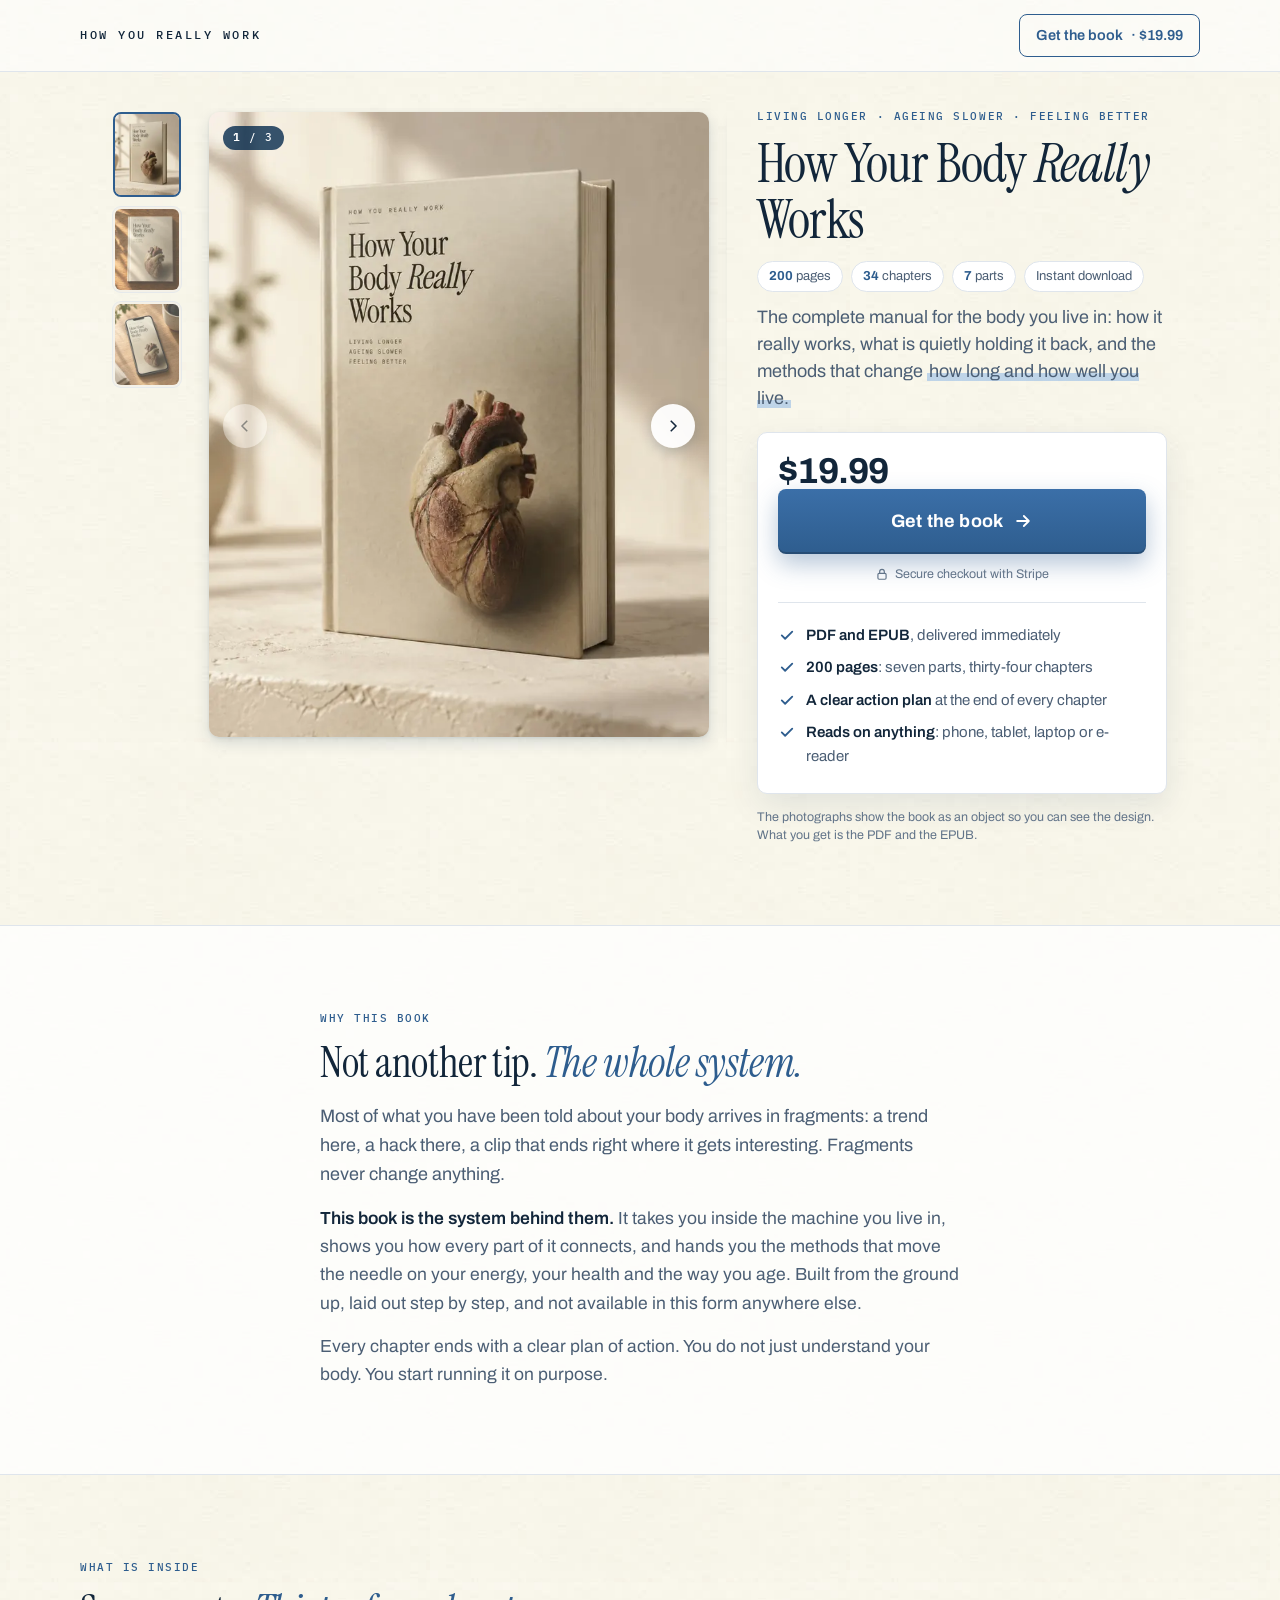
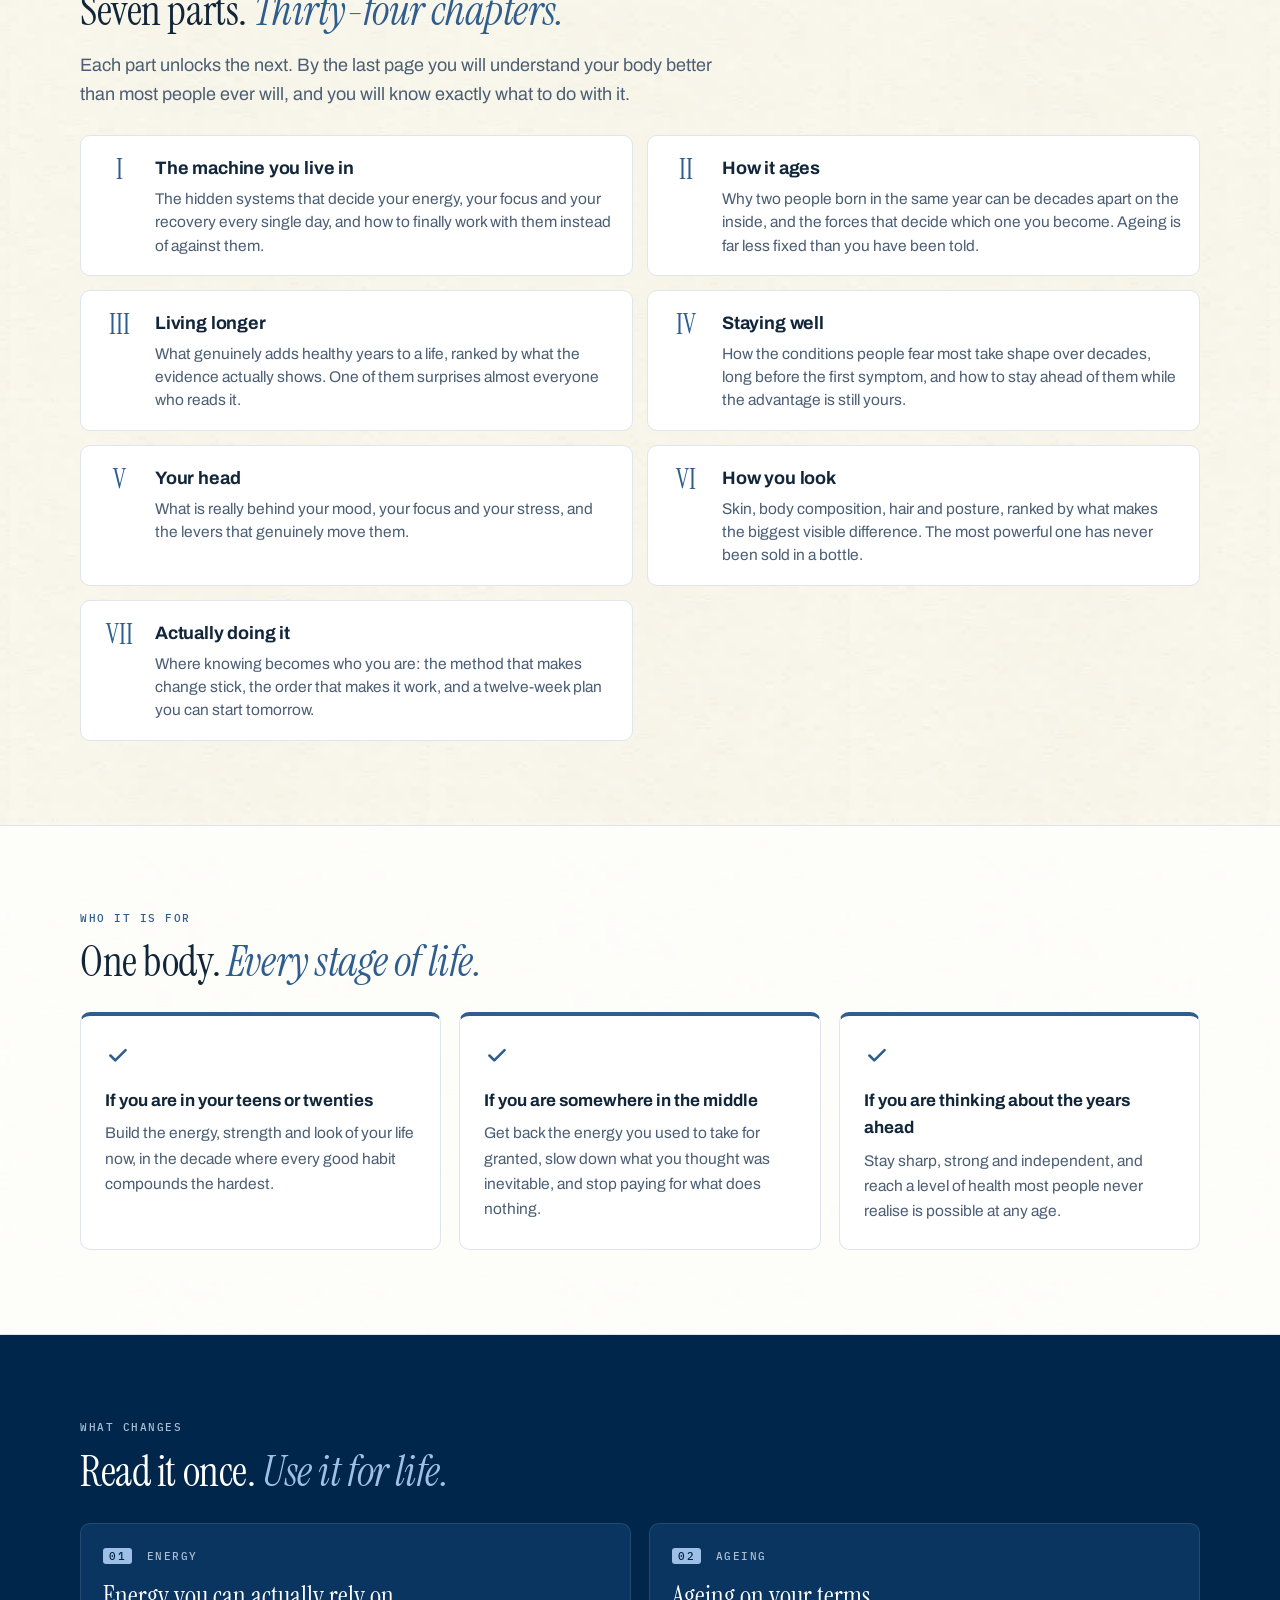
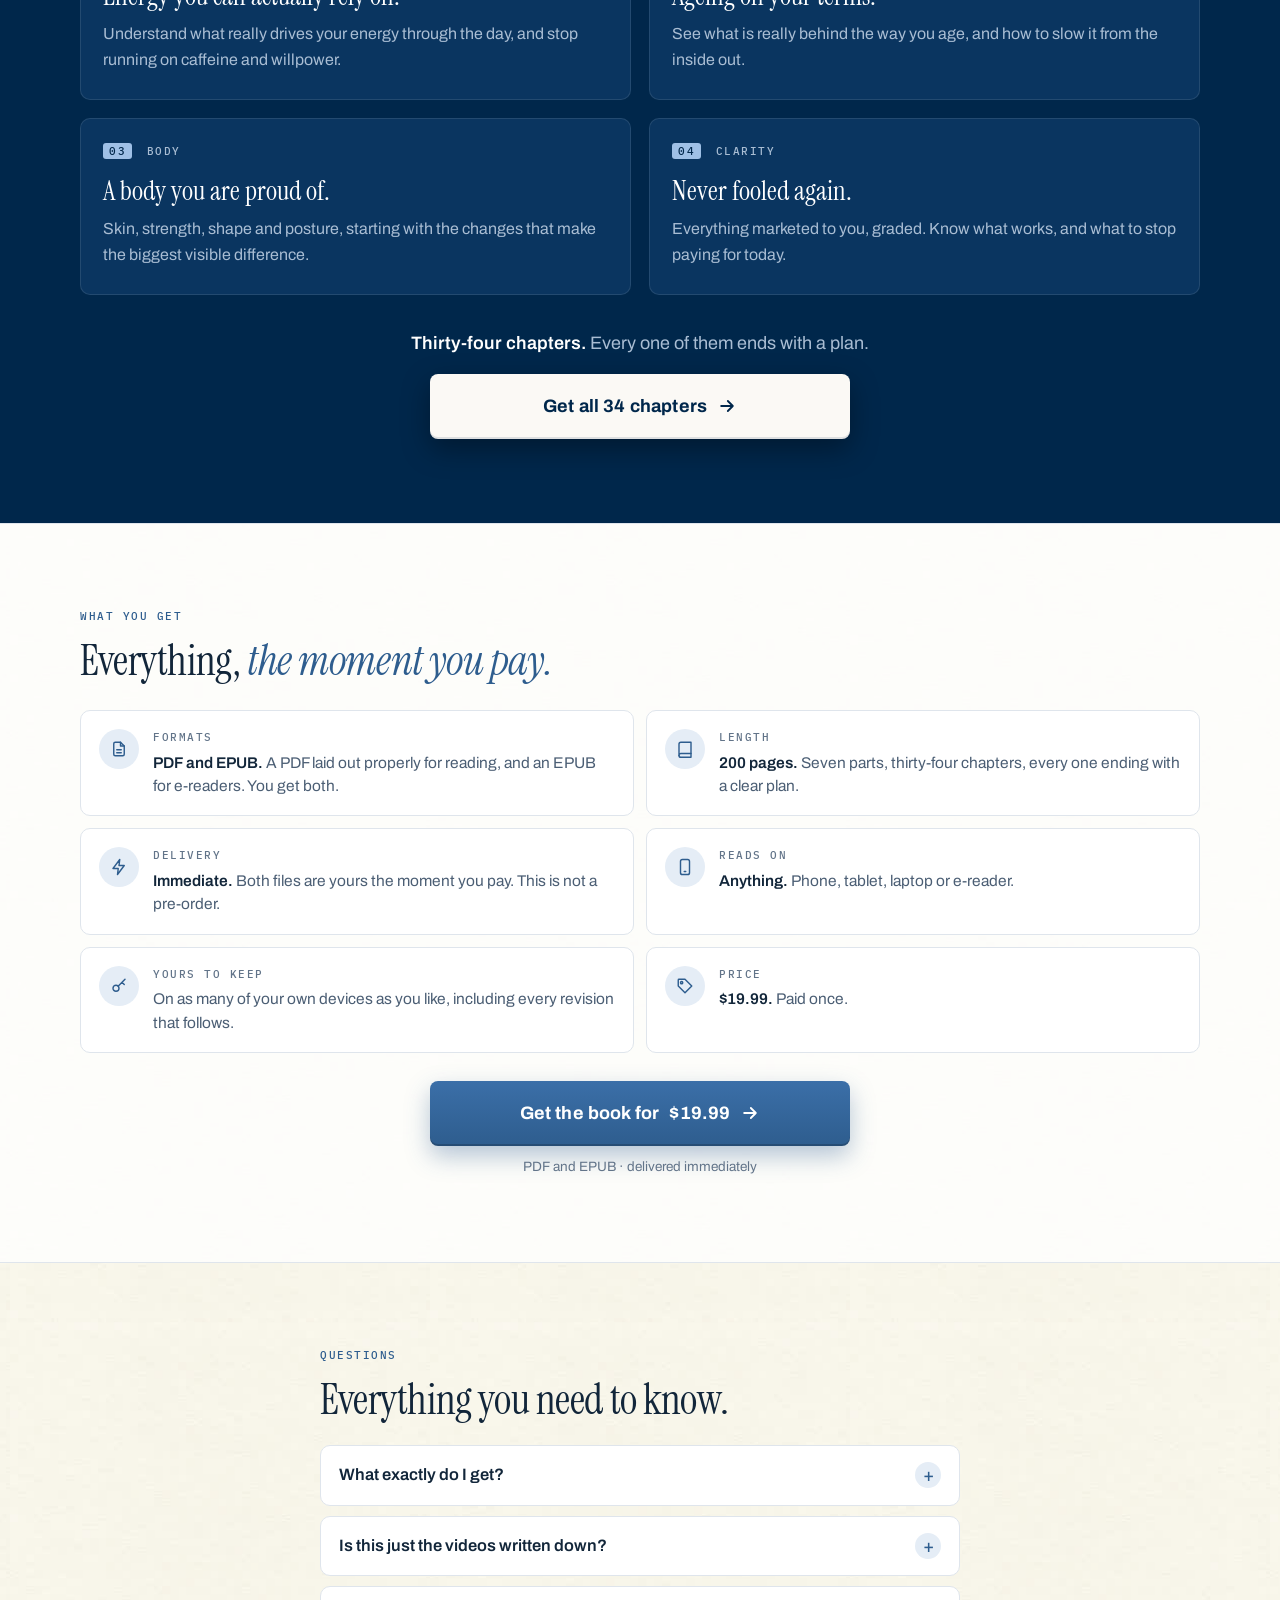
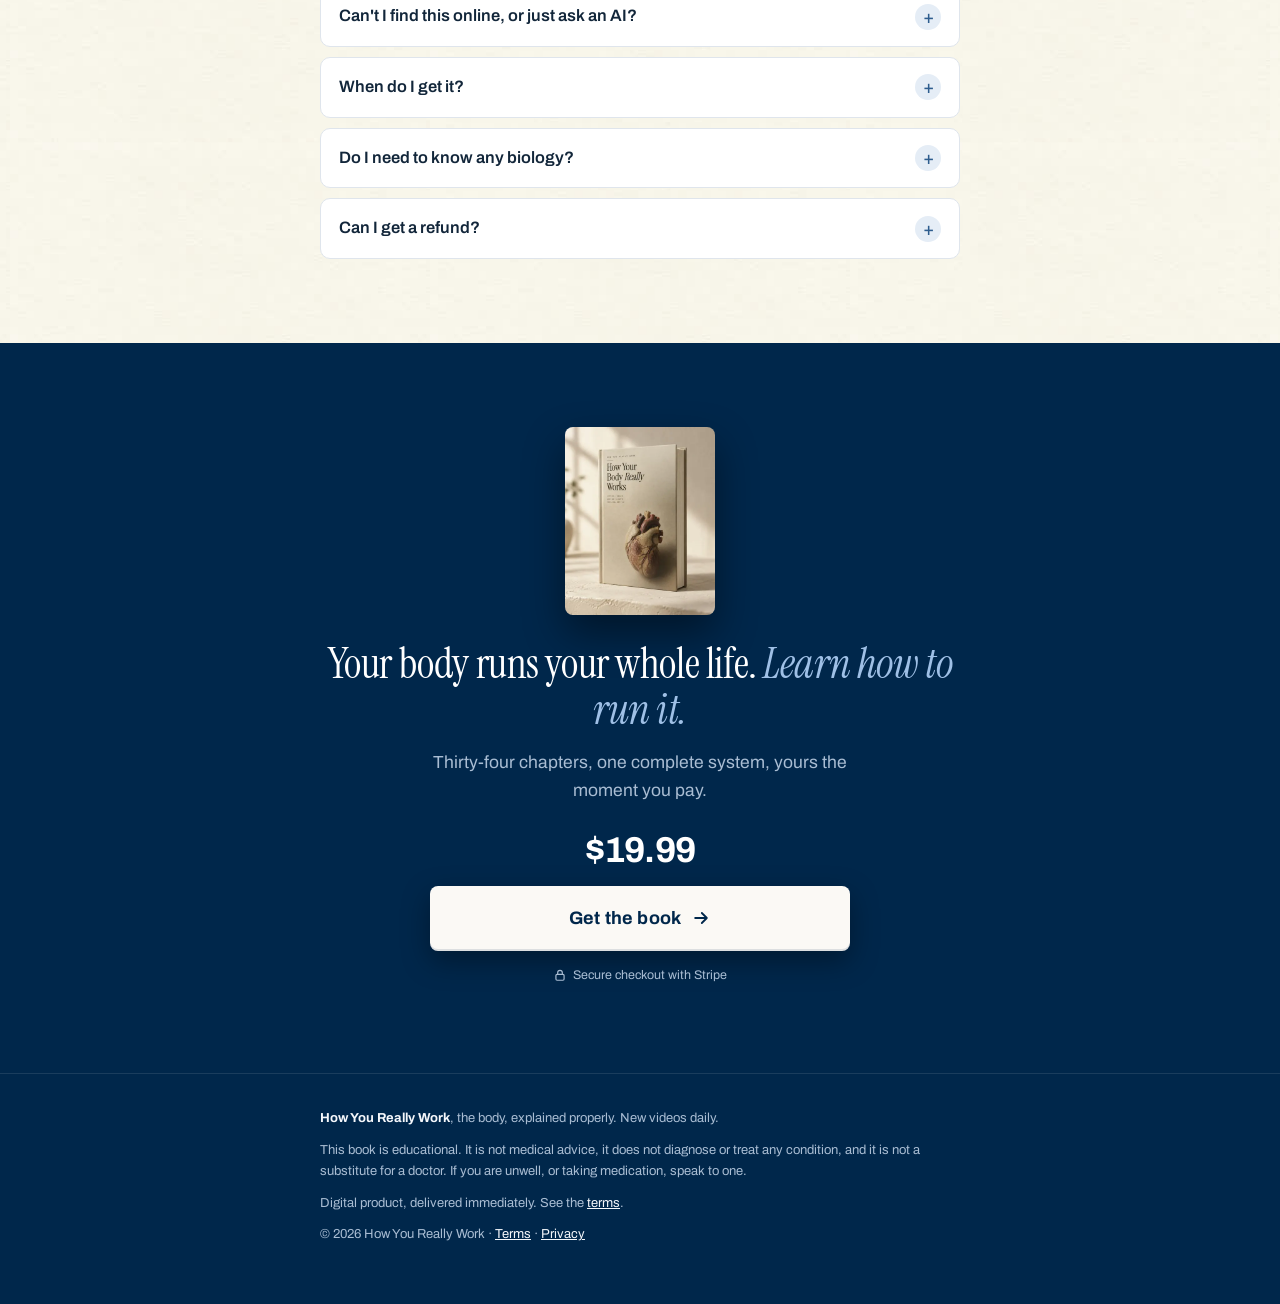
<file: index.html>
<!doctype html>
<html lang="en">
  <head>
    <meta charset="utf-8" />
    <meta name="viewport" content="width=device-width, initial-scale=1, viewport-fit=cover" />
    <link rel="icon" type="image/png" sizes="32x32" href="icon-32.png?v=3" />
    <link rel="icon" type="image/png" sizes="16x16" href="icon-16.png?v=3" />
    <link rel="apple-touch-icon" sizes="180x180" href="icon-180.png?v=3" />
    <title>How Your Body Really Works, the book</title>
    <meta
      name="description"
      content="The complete guide to how your body really works: living longer, ageing slower and feeling better. PDF and EPUB, instant download."
    />
    <meta name="theme-color" content="#00274b" />
    <meta property="og:title" content="How Your Body Really Works" />
    <meta
      property="og:description"
      content="Everything your body is doing, why it goes wrong, and the small things that genuinely change how long and how well you live."
    />
    <meta property="og:type" content="book" />
    <meta property="og:url" content="https://howyoureallywork.com/" />
    <meta property="og:image" content="https://howyoureallywork.com/og-mark.png" />
    <meta property="og:image:width" content="1200" />
    <meta property="og:image:height" content="1200" />
    <meta property="og:image:alt" content="The How You Really Work mark: the letters HYRW above a drawing of a heart." />
    <link rel="preconnect" href="https://fonts.googleapis.com" />
    <link rel="preconnect" href="https://fonts.gstatic.com" crossorigin />
    <link
      href="https://fonts.googleapis.com/css2?family=Archivo:wght@400;500;600;700&family=IBM+Plex+Mono:wght@500&family=Instrument+Serif:ital@0;1&display=swap"
      rel="stylesheet"
    />
    <style>
      :root {
        --paper: #fbf9f5;
        --paper-2: #f4f0e8;
        --white: #ffffff;
        /* the Linktree palette: deep navy, cream and a steel-blue accent */
        --navy: #00274b;
        --navy-2: #0a3560;
        --ink: #12263a;
        --ink-soft: #4b5e74;
        --ink-faint: #627489;
        --rule: #dfe5ec;
        --accent: #2e5d8e;
        --accent-deep: #234a74;
        --accent-soft: #e5edf6;
        --accent-light: #9fc0e6;
        --on-dark: #f4f7fb;
        --on-dark-soft: #a9bdd3;
        --pad: 22px;
        --measure: 640px;
        --wide: 1120px;
        --radius: 10px;
      }
      * { margin: 0; padding: 0; box-sizing: border-box; }
      html { -webkit-text-size-adjust: 100%; }
      @media (prefers-reduced-motion: no-preference) { html { scroll-behavior: smooth; } }
      body {
        background: var(--paper) url("paper.jpg") center / 420px repeat;
        color: var(--ink);
        font-family: Archivo, system-ui, sans-serif;
        font-size: 17.5px;
        line-height: 1.62;
        -webkit-font-smoothing: antialiased;
      }
      :focus-visible { outline: 2px solid var(--accent); outline-offset: 3px; }
      img { max-width: 100%; }

      .wrap { width: 100%; max-width: calc(var(--measure) + 2 * var(--pad)); margin: 0 auto; padding: 0 var(--pad); }
      .wrap.wide { max-width: calc(var(--wide) + 2 * var(--pad)); }
      .mono {
        font-family: "IBM Plex Mono", ui-monospace, monospace;
        font-weight: 500; letter-spacing: 0.14em; text-transform: uppercase; font-size: 11px;
        color: var(--ink-faint);
      }
      .sr-only {
        position: absolute; width: 1px; height: 1px; margin: -1px; padding: 0;
        overflow: hidden; clip: rect(0 0 0 0); white-space: nowrap; border: 0;
      }
      .ico { width: 18px; height: 18px; flex: none; }

      /* highlighter: brand yellow stays a mark, never a fill for buttons */
      .mark {
        background: linear-gradient(to top, rgba(143, 184, 230, 0.55) 0 42%, transparent 42%);
        padding: 0 2px;
      }

      /* ------------------------------------------------------------ buttons */
      .cta {
        display: inline-flex; align-items: center; justify-content: center; gap: 10px;
        width: 100%; max-width: 420px;
        background: linear-gradient(180deg, #3b6fa8 0%, var(--accent) 100%); color: #fff;
        border: none; border-radius: 8px; padding: 18px 26px;
        font-family: Archivo, sans-serif; font-size: 18px; font-weight: 700;
        letter-spacing: 0.01em; text-decoration: none; cursor: pointer;
        box-shadow: 0 10px 24px rgba(46, 93, 142, 0.35), inset 0 -2px 0 rgba(0, 0, 0, 0.18);
        transition: transform .12s ease, box-shadow .12s ease, background .12s ease;
      }
      .cta:hover { background: var(--accent-deep); transform: translateY(-1px); box-shadow: 0 14px 30px rgba(46, 93, 142, 0.42), inset 0 -2px 0 rgba(0, 0, 0, 0.18); }
      .cta .ico { width: 20px; height: 20px; transition: transform .12s ease; }
      .cta:hover .ico { transform: translateX(3px); }
      /* on the navy bands the main button flips to cream so it stays the loudest thing there */
      .dark .cta { background: var(--paper); color: var(--navy); box-shadow: 0 10px 28px rgba(0, 0, 0, 0.35), inset 0 -2px 0 rgba(0, 39, 75, 0.12); }
      .dark .cta:hover { background: #fff; box-shadow: 0 14px 34px rgba(0, 0, 0, 0.45), inset 0 -2px 0 rgba(0, 39, 75, 0.12); }
      .dark :focus-visible, footer :focus-visible { outline-color: var(--accent-light); }
      .btn-line {
        display: inline-flex; align-items: center; gap: 8px; text-decoration: none;
        color: var(--ink); font-weight: 600; font-size: 14.5px;
        border: 1.5px solid var(--ink); border-radius: 8px; padding: 9px 16px;
        transition: background .12s ease, color .12s ease;
      }
      .btn-line:hover { background: var(--ink); color: var(--paper); }

      /* ------------------------------------------------------------- chrome */
      .bar {
        background: var(--navy); color: var(--on-dark-soft);
        text-align: center; padding: 9px 16px;
        font-size: 13px; letter-spacing: 0.01em;
      }
      .bar b { color: #fff; }
      header {
        border-bottom: 1px solid var(--rule); background: rgba(255, 255, 255, 0.6);
      }
      .head {
        display: flex; align-items: center; justify-content: space-between; gap: 16px;
        max-width: calc(var(--wide) + 2 * var(--pad)); margin: 0 auto; padding: 14px var(--pad);
      }
      .wordmark {
        font-family: "IBM Plex Mono", monospace; font-weight: 500;
        font-size: 11.5px; letter-spacing: 0.22em; text-transform: uppercase;
        color: var(--ink); text-decoration: none;
      }
      .head .btn-line { padding: 7px 12px; font-size: 13.5px; border-color: var(--accent); color: var(--accent); }
      .head .btn-line:hover { background: var(--accent); color: #fff; }
      @media (max-width: 400px) { .head .wide-only { display: none; } }
      @media (min-width: 960px) { .head .btn-line { padding: 9px 16px; font-size: 14.5px; } }

      /* ----------------------------------------------------- product block */
      .pdp { max-width: calc(var(--wide) + 2 * var(--pad)); margin: 0 auto; padding: 0 0 48px; }
      .title { padding: 18px var(--pad) 14px; }

      .gallery { position: relative; }
      .track {
        display: flex; gap: 12px;
        overflow-x: auto; overscroll-behavior-x: contain;
        scroll-snap-type: x mandatory; scroll-padding-inline: var(--pad);
        padding: 4px var(--pad) 20px;
        scrollbar-width: none;
      }
      .track::-webkit-scrollbar { display: none; }
      .track:focus-visible { outline-offset: -2px; }
      .slide {
        flex: 0 0 86vw; max-width: 520px; aspect-ratio: 4 / 5;
        scroll-snap-align: start; scroll-snap-stop: always;
        border-radius: var(--radius); overflow: hidden; background: var(--paper-2);
        box-shadow: 0 6px 16px rgba(0, 39, 75, 0.14), 0 1px 3px rgba(0, 39, 75, 0.09);
      }
      .slide img { display: block; width: 100%; height: 100%; object-fit: cover; }
      .count {
        position: absolute; top: 16px; left: calc(var(--pad) + 12px);
        background: rgba(0, 39, 75, 0.78); color: #fff; border-radius: 999px;
        padding: 3px 10px; font-size: 11px; letter-spacing: 0.1em;
        font-variant-numeric: tabular-nums; pointer-events: none;
      }
      .gbtn {
        position: absolute; top: calc(50% - 32px); width: 44px; height: 44px;
        display: none; place-items: center;
        border: none; border-radius: 50%; cursor: pointer;
        background: rgba(255, 255, 255, 0.94); color: var(--ink);
        box-shadow: 0 4px 14px rgba(0, 39, 75, 0.2);
      }
      .gbtn.prev { left: 14px; }
      .gbtn.next { right: 14px; }
      .gbtn svg { width: 18px; height: 18px; }
      .gbtn:hover { background: #fff; color: var(--accent); }
      .gbtn[aria-disabled="true"] { opacity: .4; cursor: default; }

      .thumbs { display: flex; gap: 10px; padding: 0 var(--pad); }
      .thumb {
        width: 48px; aspect-ratio: 4 / 5; padding: 0; cursor: pointer;
        border: 2px solid transparent; border-radius: 8px; overflow: hidden;
        background: var(--paper-2); opacity: 0.7;
        box-shadow: 0 0 0 1px var(--rule);
        transition: opacity .15s ease, border-color .15s ease;
      }
      .thumb img { display: block; width: 100%; height: 100%; object-fit: cover; }
      .thumb:hover { opacity: 1; }
      .thumb[aria-current="true"] { opacity: 1; border-color: var(--accent); box-shadow: none; }

      /* buy box */
      .buy { display: flex; flex-direction: column; padding: 18px var(--pad) 0; }
      .buy .promise { order: 1; margin: 18px 0 0; }
      .buy .gcap { order: 2; }
      .eyebrow { display: none; color: var(--accent); margin-bottom: 10px; }
      h1 {
        font-family: "Instrument Serif", Georgia, serif; font-weight: 400;
        font-size: 36px; line-height: 1.04; letter-spacing: -0.015em;
      }
      h1 i { font-style: italic; }
      .promise { font-size: 18px; line-height: 1.5; color: var(--ink-soft); margin-bottom: 20px; }
      .deal {
        background: var(--white); border: 1px solid var(--rule); border-radius: var(--radius);
        padding: 20px; box-shadow: 0 12px 32px rgba(0, 39, 75, 0.09);
      }
      .price { display: flex; align-items: center; flex-wrap: wrap; gap: 6px 12px; }
      .price b { font-size: 36px; font-weight: 700; letter-spacing: -0.02em; line-height: 1; }
      .price s { color: var(--ink-faint); font-size: 19px; }
      .save {
        background: var(--accent-soft); color: var(--accent); border-radius: 999px;
        font-size: 13px; font-weight: 700; padding: 4px 10px;
      }
      /* launch price: what shows before the deadline (.when-promo) and after it (.when-full) */
      .when-full { display: none; }
      .promo-over .when-promo { display: none !important; }
      .promo-over .when-full { display: inline; }

      /* countdown */
      .countdown { margin: 14px 0 16px; }
      .cd-head { display: flex; align-items: center; gap: 8px; margin-bottom: 10px; font-size: 14px; color: var(--ink-soft); }
      .cd-head .ico { flex: none; color: var(--accent); width: 16px; height: 16px; }
      .cd-head b { color: var(--ink); }
      .cd-grid { display: grid; grid-template-columns: repeat(3, 1fr); gap: 8px; }
      .cd-grid div { background: var(--accent-soft); border-radius: 8px; padding: 11px 6px 9px; text-align: center; }
      .cd-grid b {
        display: block; font-size: 30px; line-height: 1; font-weight: 700; letter-spacing: -0.02em;
        color: var(--navy); font-variant-numeric: tabular-nums;
      }
      .cd-grid span {
        display: block; margin-top: 7px; color: var(--ink-soft);
        font-family: "IBM Plex Mono", ui-monospace, monospace; font-weight: 500;
        font-size: 10px; letter-spacing: 0.14em; text-transform: uppercase;
      }
      .close .countdown { max-width: 360px; margin: 4px auto 22px; }
      .close .cd-head { justify-content: center; color: var(--on-dark-soft); }
      .close .cd-head b { color: #fff; }
      .close .cd-head .ico { color: var(--accent-light); }
      .close .cd-grid div { background: rgba(255, 255, 255, 0.08); border: 1px solid rgba(255, 255, 255, 0.14); }
      .close .cd-grid b { color: #fff; }
      .close .cd-grid span { color: var(--on-dark-soft); }
      .bar span[data-cd-compact] { color: #fff; font-weight: 600; font-variant-numeric: tabular-nums; }
      .deal .cta { max-width: none; }
      .secure {
        display: flex; align-items: center; justify-content: center; gap: 6px;
        margin-top: 10px; font-size: 12.5px; color: var(--ink-faint);
      }
      .secure .ico { width: 14px; height: 14px; }
      .perks { list-style: none; margin-top: 18px; padding-top: 16px; border-top: 1px solid var(--rule); }
      .perks li { display: flex; gap: 10px; align-items: flex-start; font-size: 15px; color: var(--ink-soft); padding: 4px 0; }
      .perks li b { color: var(--ink); font-weight: 600; }
      .perks .ico { color: var(--accent); margin-top: 3px; }
      .gcap { margin-top: 14px; font-size: 12.5px; line-height: 1.5; color: var(--ink-faint); }

      @media (min-width: 960px) {
        .pdp {
          display: grid; padding: 36px var(--pad) 80px;
          grid-template-columns: 68px minmax(0, 500px) minmax(0, 430px);
          grid-template-rows: auto 1fr;
          grid-template-areas: "thumbs gallery title" "thumbs gallery buy";
          justify-content: center; align-items: start; column-gap: 28px;
        }
        .title { grid-area: title; padding: 0 0 12px 20px; }
        .eyebrow { display: block; }
        .gallery { grid-area: gallery; }
        .thumbs { grid-area: thumbs; flex-direction: column; padding: 4px 0 0; }
        .thumb { width: 68px; }
        .buy { grid-area: buy; padding: 0 0 0 20px; }
        .buy .promise { order: 0; margin: 0 0 20px; }
        .track { margin: 0 -18px; padding: 4px 18px 26px; scroll-padding-inline: 18px; gap: 24px; }
        .slide { flex-basis: 100%; max-width: none; }
        .count { left: 14px; top: 18px; }
        .gbtn { display: grid; }
        h1 { font-size: 54px; }
      }

      /* ------------------------------------------------------------ blocks */
      section { padding: 56px 0; }
      section.white { background: rgba(255, 255, 255, 0.78); border-top: 1px solid var(--rule); border-bottom: 1px solid var(--rule); }
      section.dark { background: var(--navy); color: var(--on-dark); }
      h2 {
        font-family: "Instrument Serif", Georgia, serif; font-weight: 400;
        font-size: 34px; line-height: 1.1; letter-spacing: -0.01em; margin-bottom: 16px;
      }
      h2 i { font-style: italic; color: var(--accent); }
      section p { margin-bottom: 15px; color: var(--ink-soft); }
      section p:last-child { margin-bottom: 0; }
      section p b { color: var(--ink); font-weight: 600; }
      .kick { margin-bottom: 12px; color: var(--accent); }
      .lead { font-size: 18px; }
      @media (min-width: 960px) {
        section { padding: 84px 0; }
        h2 { font-size: 42px; }
      }

      /* contents */
      .toc { display: grid; gap: 12px; margin-top: 26px; }
      .part {
        display: grid; grid-template-columns: 44px 1fr; gap: 14px;
        background: var(--white); border: 1px solid var(--rule); border-radius: var(--radius);
        padding: 18px 18px 18px 16px;
      }
      .part .num {
        font-family: "Instrument Serif", Georgia, serif; font-size: 28px; line-height: 1;
        color: var(--accent); text-align: center; padding-top: 2px;
      }
      .part h3 { font-size: 18px; font-weight: 700; letter-spacing: -0.01em; margin-bottom: 4px; }
      .part p { font-size: 15.5px; margin: 0; line-height: 1.5; }
      .part.src { background: var(--paper-2); }
      @media (min-width: 960px) { .toc { grid-template-columns: 1fr 1fr; gap: 14px; } }

      /* at-a-glance facts */
      .facts { list-style: none; display: flex; flex-wrap: wrap; gap: 6px 8px; margin-top: 12px; }
      .facts li {
        font-size: 13px; color: var(--ink-soft); background: var(--white);
        border: 1px solid var(--rule); border-radius: 999px; padding: 4px 11px;
      }
      .facts b { color: var(--accent); font-weight: 700; }


      /* audiences */
      .aud3 { display: grid; gap: 14px; margin-top: 26px; }
      @media (min-width: 960px) { .aud3 { grid-template-columns: repeat(3, 1fr); gap: 18px; } }
      .aud3 .aud-card .ico { width: 26px; height: 26px; color: var(--accent); margin-bottom: 10px; }
      .aud3 h3 { font-size: 17px; font-weight: 700; margin-bottom: 6px; }
      .aud3 p { font-size: 15.5px; margin: 0; }
      .more { margin-top: 34px; text-align: center; }
      .more p { color: var(--on-dark); font-size: 18px; margin-bottom: 16px; }
      .more p b { color: #fff; }
      .aud-card { border-radius: var(--radius); padding: 26px 24px; border: 1px solid var(--rule); }
      .aud-card.yes { background: var(--white); border-top: 4px solid var(--accent); }

      /* claims, on the dark band */
      .dark h2 { color: #fff; }
      .dark h2 i { color: var(--accent-light); }
      .dark .kick { color: var(--on-dark-soft); }
      .dark p { color: var(--on-dark-soft); }
      .claims { display: grid; gap: 14px; margin-top: 28px; }
      .claim {
        background: var(--navy-2); border: 1px solid rgba(255, 255, 255, 0.1);
        border-radius: var(--radius); padding: 24px 22px 26px;
      }
      .claim .ch { color: var(--on-dark-soft); }
      .claim .ch b { color: var(--navy); background: var(--accent-light); border-radius: 3px; padding: 1px 6px; margin-right: 6px; font-weight: 500; }
      .claim h3 {
        font-family: "Instrument Serif", Georgia, serif; font-weight: 400; color: #fff;
        font-size: 27px; line-height: 1.15; margin: 14px 0 10px;
      }
      .claim p { font-size: 16px; }
      .claim .src { font-size: 10px; letter-spacing: 0.1em; line-height: 1.6; margin-top: 14px; color: var(--on-dark-soft); }
      .grades { list-style: none; display: flex; flex-wrap: wrap; gap: 6px; margin-top: 14px; }
      .grades li {
        font-family: "IBM Plex Mono", monospace; font-weight: 500; font-size: 10.5px;
        letter-spacing: 0.12em; text-transform: uppercase; color: var(--on-dark);
        border: 1px solid rgba(255, 255, 255, 0.22); border-radius: 999px; padding: 6px 11px;
      }
      @media (min-width: 960px) { .claims { grid-template-columns: 1fr 1fr; gap: 18px; } }


      /* what you get */
      .spec { list-style: none; display: grid; gap: 12px; margin-top: 26px; }
      .spec > li {
        display: flex; gap: 14px; align-items: flex-start;
        background: var(--white); border: 1px solid var(--rule); border-radius: var(--radius); padding: 18px;
      }
      .spec .badge {
        flex: none; width: 40px; height: 40px; border-radius: 50%;
        display: grid; place-items: center; background: var(--accent-soft); color: var(--accent);
      }
      .spec .mono { margin-bottom: 4px; }
      .spec p { font-size: 15.5px; color: var(--ink-soft); line-height: 1.5; margin: 0; }
      .spec p b { color: var(--ink); font-weight: 600; }
      .inline-buy { margin-top: 28px; text-align: center; }
      .inline-buy .note { margin-top: 10px; font-size: 13.5px; color: var(--ink-faint); }
      @media (min-width: 960px) { .spec { grid-template-columns: 1fr 1fr; } }

      /* faq */
      .faq { margin-top: 22px; display: grid; gap: 10px; }
      details { background: var(--white); border: 1px solid var(--rule); border-radius: var(--radius); }
      details[open] { border-color: var(--ink-faint); }
      summary {
        list-style: none; cursor: pointer; padding: 16px 18px;
        font-weight: 600; font-size: 16.5px;
        display: flex; justify-content: space-between; gap: 14px; align-items: center;
      }
      summary::-webkit-details-marker { display: none; }
      summary::after {
        content: "+"; flex: none; width: 26px; height: 26px; border-radius: 50%;
        display: grid; place-items: center; background: var(--accent-soft); color: var(--accent);
        font-size: 18px; font-weight: 500; line-height: 1;
      }
      details[open] summary::after { content: "\2212"; }
      details p { padding: 0 18px 18px; font-size: 16px; }

      /* closing */
      .close { text-align: center; }
      .close .cover {
        width: 150px; aspect-ratio: 4 / 5; margin: 0 auto 26px; border-radius: 8px; overflow: hidden;
        box-shadow: 0 18px 40px rgba(0, 0, 0, 0.45);
      }
      .close .cover img { display: block; width: 100%; height: 100%; object-fit: cover; }
      .close p { max-width: 440px; margin: 0 auto 26px; }
      .close .price { justify-content: center; margin-bottom: 18px; }
      .close .price b { color: #fff; }
      .close .price s { color: var(--on-dark-soft); }
      .close .save { background: rgba(255, 255, 255, 0.1); color: #fff; }
      .close .secure { color: var(--on-dark-soft); margin: 14px auto 4px; }

      footer {
        background: var(--navy); border-top: 1px solid rgba(255, 255, 255, 0.1);
        padding: 34px 0 calc(48px + 88px); color: var(--on-dark-soft); font-size: 13px; line-height: 1.6;
      }
      @media (min-width: 960px) { footer { padding-bottom: 48px; } }
      footer p { margin-bottom: 11px; }
      footer b { color: var(--on-dark); }
      footer a { color: var(--on-dark); }

      /* sticky */
      .stick {
        position: fixed; left: 0; right: 0; bottom: 0; z-index: 40;
        background: rgba(255, 255, 255, 0.97); backdrop-filter: blur(10px);
        border-top: 1px solid var(--rule); box-shadow: 0 -8px 24px rgba(0, 39, 75, 0.1);
        padding: 10px var(--pad) calc(10px + env(safe-area-inset-bottom));
        display: flex; align-items: center; gap: 14px;
        transform: translateY(110%); transition: transform .22s ease;
      }
      .stick.up { transform: translateY(0); }
      .stick .t { flex: 1; min-width: 0; }
      .stick .t b { font-size: 18px; font-weight: 700; line-height: 1.2; }
      .stick .t s { font-size: 13px; color: var(--ink-faint); margin-left: 6px; }
      .stick .t em {
        display: block; font-style: normal; font-size: 12px; color: var(--ink-faint);
        white-space: nowrap; overflow: hidden; text-overflow: ellipsis;
      }
      .stick .cta { width: auto; flex: none; padding: 13px 18px; font-size: 15.5px; box-shadow: none; }
      .stick .cta .ico { width: 16px; height: 16px; }
      @media (min-width: 960px) { .stick { display: none; } }
    </style>
    <script>
      // ---------------------------------------------------------------------
      // PRICING: the one place to edit when the launch price changes.
      //   LAUNCH_END        the last moment of the launch price: the end of 1 December, Sofia time
      //   CHECKOUT_LAUNCH   the Stripe Payment Link for the launch price ($11.99)
      //   CHECKOUT_REGULAR  the Stripe Payment Link for the regular price ($19.99)
      // Until LAUNCH_END the page shows the launch price and every "Get the book" button
      // uses CHECKOUT_LAUNCH. From then on it shows the regular price and uses
      // CHECKOUT_REGULAR. The prices and the date written in the page text are plain text.
      // ---------------------------------------------------------------------
      const LAUNCH_END = new Date("2026-12-01T23:59:59+02:00");
      const CHECKOUT_LAUNCH = "https://buy.stripe.com/cNi6oGcwW5CrcQe0lT63K01";
      const CHECKOUT_REGULAR = "https://buy.stripe.com/6oU8wO7cCgh5dUid8F63K00";

      if (Date.now() >= LAUNCH_END) document.documentElement.classList.add("promo-over");
    </script>
  </head>
  <body>
    <svg width="0" height="0" style="position: absolute" aria-hidden="true">
      <symbol id="i-arrow" viewBox="0 0 24 24" fill="none" stroke="currentColor" stroke-width="2.2" stroke-linecap="round" stroke-linejoin="round"><path d="M5 12h14M13 6l6 6-6 6" /></symbol>
      <symbol id="i-check" viewBox="0 0 24 24" fill="none" stroke="currentColor" stroke-width="2.4" stroke-linecap="round" stroke-linejoin="round"><path d="M5 12.5l4.5 4.5L19 7.5" /></symbol>
      <symbol id="i-cross" viewBox="0 0 24 24" fill="none" stroke="currentColor" stroke-width="2.2" stroke-linecap="round"><path d="M7 7l10 10M17 7L7 17" /></symbol>
      <symbol id="i-clock" viewBox="0 0 24 24" fill="none" stroke="currentColor" stroke-width="2" stroke-linecap="round"><circle cx="12" cy="12" r="9" /><path d="M12 7v5l3 2" /></symbol>
      <symbol id="i-lock" viewBox="0 0 24 24" fill="none" stroke="currentColor" stroke-width="2" stroke-linecap="round" stroke-linejoin="round"><rect x="5" y="11" width="14" height="10" rx="2" /><path d="M8 11V8a4 4 0 0 1 8 0v3" /></symbol>
      <symbol id="i-file" viewBox="0 0 24 24" fill="none" stroke="currentColor" stroke-width="1.9" stroke-linecap="round" stroke-linejoin="round"><path d="M14 3H7a2 2 0 0 0-2 2v14a2 2 0 0 0 2 2h10a2 2 0 0 0 2-2V8z" /><path d="M14 3v5h5M9 13h6M9 17h6" /></symbol>
      <symbol id="i-book" viewBox="0 0 24 24" fill="none" stroke="currentColor" stroke-width="1.9" stroke-linecap="round" stroke-linejoin="round"><path d="M4 5.5A2.5 2.5 0 0 1 6.5 3H20v15H6.5A2.5 2.5 0 0 0 4 20.5z" /><path d="M4 20.5A2.5 2.5 0 0 0 6.5 23H20v-5" /></symbol>
      <symbol id="i-bolt" viewBox="0 0 24 24" fill="none" stroke="currentColor" stroke-width="1.9" stroke-linecap="round" stroke-linejoin="round"><path d="M13 2L4 14h7l-1 8 9-12h-7z" /></symbol>
      <symbol id="i-device" viewBox="0 0 24 24" fill="none" stroke="currentColor" stroke-width="1.9" stroke-linecap="round" stroke-linejoin="round"><rect x="6" y="2" width="12" height="20" rx="2.5" /><path d="M11 18h2" /></symbol>
      <symbol id="i-key" viewBox="0 0 24 24" fill="none" stroke="currentColor" stroke-width="1.9" stroke-linecap="round" stroke-linejoin="round"><circle cx="8" cy="15" r="4" /><path d="M10.8 12.2L20 3M16 7l3 3" /></symbol>
      <symbol id="i-tag" viewBox="0 0 24 24" fill="none" stroke="currentColor" stroke-width="1.9" stroke-linecap="round" stroke-linejoin="round"><path d="M3 12V4a1 1 0 0 1 1-1h8l9 9-9 9z" /><circle cx="7.5" cy="7.5" r="1.5" /></symbol>
      <symbol id="i-source" viewBox="0 0 24 24" fill="none" stroke="currentColor" stroke-width="1.9" stroke-linecap="round" stroke-linejoin="round"><path d="M9 6h11M9 12h11M9 18h11M4 6h.01M4 12h.01M4 18h.01" /></symbol>
    </svg>

    <div class="bar when-promo">Launch price <b>$11.99</b> · <span data-cd-compact>until 1 December</span> · then $19.99</div>

    <header>
      <div class="head">
        <a class="wordmark" href="/">How You Really Work</a>
        <a class="btn-line" href="#" data-role="buy">Get the book<span class="wide-only">· <span class="when-promo">$11.99</span><span class="when-full">$19.99</span></span></a>
      </div>
    </header>

    <main>
      <!-- --------------------------------------------------- product block -->
      <!-- Photos: the originals are shot-standing.jpg, shot-desk.jpg and shot-phone.jpg in
           the root. The copies in img/ are cropped to 4:5 and served as WebP at 480, 720 and
           full width, with one JPEG fallback each, plus small thumbnails. -->
      <div class="pdp hero">
        <div class="title">
          <div class="eyebrow mono">Living longer · Ageing slower · Feeling better</div>
          <h1>How Your Body <i>Really</i> Works</h1>
          <ul class="facts" aria-label="At a glance">
            <li><b>200</b> pages</li>
            <li><b>34</b> chapters</li>
            <li><b>7</b> parts</li>
            <li>Instant download</li>
          </ul>

        </div>
        <div class="gallery" role="region" aria-roledescription="carousel" aria-label="Photographs of the book">
          <div class="track" id="track" tabindex="0" role="group" aria-label="Photos">
            <div class="slide" role="group" aria-roledescription="slide" aria-label="1 of 3">
              <picture>
                <source
                  type="image/webp"
                  srcset="img/standing-480.webp 480w, img/standing-720.webp 720w, img/standing-1000.webp 1000w"
                  sizes="(min-width: 960px) 500px, 86vw"
                />
                <img
                  src="img/standing-720.jpg" width="720" height="900" fetchpriority="high" decoding="async"
                  alt="The book standing upright on a pale plaster ledge in soft window light. The cream cover reads How Your Body Really Works, above an anatomical model of a human heart."
                />
              </picture>
            </div>
            <div class="slide" role="group" aria-roledescription="slide" aria-label="2 of 3">
              <picture>
                <source
                  type="image/webp"
                  srcset="img/desk-480.webp 480w, img/desk-720.webp 720w, img/desk-819.webp 819w"
                  sizes="(min-width: 960px) 500px, 86vw"
                />
                <img
                  src="img/desk-720.jpg" width="720" height="900" loading="lazy" decoding="async"
                  alt="The book lying on a warm wooden desk, striped with sunlight from a window."
                />
              </picture>
            </div>
            <div class="slide" role="group" aria-roledescription="slide" aria-label="3 of 3">
              <picture>
                <source
                  type="image/webp"
                  srcset="img/phone-480.webp 480w, img/phone-720.webp 720w, img/phone-899.webp 899w"
                  sizes="(min-width: 960px) 500px, 86vw"
                />
                <img
                  src="img/phone-720.jpg" width="720" height="900" loading="lazy" decoding="async"
                  alt="The cover of the book on a phone screen, the phone lying on a wooden table beside a cup of coffee."
                />
              </picture>
            </div>
          </div>
          <span class="count mono" aria-hidden="true"><b data-count>1</b> / 3</span>
          <button class="gbtn prev" type="button" aria-label="Previous photo" aria-controls="track" aria-disabled="true">
            <svg viewBox="0 0 24 24" fill="none" stroke="currentColor" stroke-width="2" aria-hidden="true"><path d="M15 5l-7 7 7 7" /></svg>
          </button>
          <button class="gbtn next" type="button" aria-label="Next photo" aria-controls="track" aria-disabled="false">
            <svg viewBox="0 0 24 24" fill="none" stroke="currentColor" stroke-width="2" aria-hidden="true"><path d="M9 5l7 7-7 7" /></svg>
          </button>
          <p class="sr-only" aria-live="polite" data-live></p>
        </div>

        <div class="thumbs" role="group" aria-label="Choose a photo">
          <button class="thumb" type="button" aria-label="Photo 1: the book standing upright" aria-current="true">
            <img src="img/standing-thumb.webp" width="160" height="200" alt="" decoding="async" />
          </button>
          <button class="thumb" type="button" aria-label="Photo 2: the book on a wooden desk" aria-current="false">
            <img src="img/desk-thumb.webp" width="160" height="200" alt="" decoding="async" />
          </button>
          <button class="thumb" type="button" aria-label="Photo 3: the cover on a phone" aria-current="false">
            <img src="img/phone-thumb.webp" width="160" height="200" alt="" decoding="async" />
          </button>
        </div>

        <div class="buy">
          <p class="promise">
            The complete manual for the body you live in: how it really works, what is quietly
            holding it back, and the methods that change <span class="mark">how long and how well
            you live.</span>
          </p>

          <div class="deal">
            <div class="price">
              <b><span class="when-promo">$11.99</span><span class="when-full">$19.99</span></b>
              <s class="when-promo"><span class="sr-only">regular price </span>$19.99</s>
              <span class="save when-promo">Save 40%</span>
            </div>
            <div class="countdown when-promo" role="timer" data-cd aria-label="Time left at the launch price, which ends on 1 December">
              <div class="cd-head"><svg class="ico" aria-hidden="true"><use href="#i-clock" /></svg>
                <span data-cd-normal><b>Launch price ends</b> 1 December</span><span data-cd-last hidden><b>Last day</b> at the launch price</span></div>
              <div class="cd-grid">
                <div><b data-d>--</b><span>days</span></div>
                <div><b data-h>--</b><span>hours</span></div>
                <div><b data-m>--</b><span>minutes</span></div>
              </div>
            </div>
            <a class="cta" href="#" data-role="buy">Get the book <svg class="ico" aria-hidden="true"><use href="#i-arrow" /></svg></a>
            <p class="secure">
              <svg class="ico" aria-hidden="true"><use href="#i-lock" /></svg>
              Secure checkout with Stripe
            </p>
            <ul class="perks">
              <li><svg class="ico" aria-hidden="true"><use href="#i-check" /></svg><span><b>PDF and EPUB</b>, delivered immediately</span></li>
              <li><svg class="ico" aria-hidden="true"><use href="#i-check" /></svg><span><b>200 pages</b>: seven parts, thirty-four chapters</span></li>
              <li><svg class="ico" aria-hidden="true"><use href="#i-check" /></svg><span><b>A clear action plan</b> at the end of every chapter</span></li>
              <li><svg class="ico" aria-hidden="true"><use href="#i-check" /></svg><span><b>Reads on anything</b>: phone, tablet, laptop or e-reader</span></li>
            </ul>
          </div>
          <p class="gcap">
            The photographs show the book as an object so you can see the design. What you get is
            the PDF and the EPUB.
          </p>
        </div>
      </div>

      <!-- ---------------------------------------------------------- why -->
      <section class="white">
        <div class="wrap">
          <div class="kick mono">Why this book</div>
          <h2>Not another tip. <i>The whole system.</i></h2>
          <p class="lead">
            Most of what you have been told about your body arrives in fragments: a trend here, a
            hack there, a clip that ends right where it gets interesting. Fragments never change
            anything.
          </p>
          <p>
            <b>This book is the system behind them.</b> It takes you inside the machine you live
            in, shows you how every part of it connects, and hands you the methods that move the
            needle on your energy, your health and the way you age. Built from the ground up,
            laid out step by step, and not available in this form anywhere else.
          </p>
          <p>
            Every chapter ends with a clear plan of action. You do not just understand your body.
            You start running it on purpose.
          </p>
        </div>
      </section>

      <!-- ------------------------------------------------------- contents -->
      <section>
        <div class="wrap wide">
          <div class="kick mono">What is inside</div>
          <h2>Seven parts. <i>Thirty-four chapters.</i></h2>
          <p class="lead" style="max-width: 640px">
            Each part unlocks the next. By the last page you will understand your body better
            than most people ever will, and you will know exactly what to do with it.
          </p>

          <div class="toc">
            <div class="part">
              <div class="num">I</div>
              <div>
                <h3>The machine you live in</h3>
                <p>The hidden systems that decide your energy, your focus and your recovery every
                single day, and how to finally work with them instead of against them.</p>
              </div>
            </div>
            <div class="part">
              <div class="num">II</div>
              <div>
                <h3>How it ages</h3>
                <p>Why two people born in the same year can be decades apart on the inside, and
                the forces that decide which one you become. Ageing is far less fixed than you have
                been told.</p>
              </div>
            </div>
            <div class="part">
              <div class="num">III</div>
              <div>
                <h3>Living longer</h3>
                <p>What genuinely adds healthy years to a life, ranked by what the evidence actually
                shows. One of them surprises almost everyone who reads it.</p>
              </div>
            </div>
            <div class="part">
              <div class="num">IV</div>
              <div>
                <h3>Staying well</h3>
                <p>How the conditions people fear most take shape over decades, long before the
                first symptom, and how to stay ahead of them while the advantage is still yours.</p>
              </div>
            </div>
            <div class="part">
              <div class="num">V</div>
              <div>
                <h3>Your head</h3>
                <p>What is really behind your mood, your focus and your stress, and the levers that
                genuinely move them.</p>
              </div>
            </div>
            <div class="part">
              <div class="num">VI</div>
              <div>
                <h3>How you look</h3>
                <p>Skin, body composition, hair and posture, ranked by what makes the biggest
                visible difference. The most powerful one has never been sold in a bottle.</p>
              </div>
            </div>
            <div class="part">
              <div class="num">VII</div>
              <div>
                <h3>Actually doing it</h3>
                <p>Where knowing becomes who you are: the method that makes change stick, the order
                that makes it work, and a twelve-week plan you can start tomorrow.</p>
              </div>
            </div>
          </div>
        </div>
      </section>

      <!-- ------------------------------------------------------ audiences -->
      <section class="white">
        <div class="wrap wide">
          <div class="kick mono">Who it is for</div>
          <h2>One body. <i>Every stage of life.</i></h2>
          <div class="aud3">
            <div class="aud-card yes">
              <svg class="ico" aria-hidden="true"><use href="#i-check" /></svg>
              <h3>If you are in your teens or twenties</h3>
              <p>Build the energy, strength and look of your life now, in the decade where every
              good habit compounds the hardest.</p>
            </div>
            <div class="aud-card yes">
              <svg class="ico" aria-hidden="true"><use href="#i-check" /></svg>
              <h3>If you are somewhere in the middle</h3>
              <p>Get back the energy you used to take for granted, slow down what you thought was
              inevitable, and stop paying for what does nothing.</p>
            </div>
            <div class="aud-card yes">
              <svg class="ico" aria-hidden="true"><use href="#i-check" /></svg>
              <h3>If you are thinking about the years ahead</h3>
              <p>Stay sharp, strong and independent, and reach a level of health most people never
              realise is possible at any age.</p>
            </div>
          </div>
        </div>
      </section>

      <!-- --------------------------------------------------- what changes -->
      <section class="dark" id="claims">
        <div class="wrap wide">
          <div class="kick mono">What changes</div>
          <h2>Read it once. <i>Use it for life.</i></h2>

          <div class="claims">
            <article class="claim">
              <div class="mono ch"><b>01</b> Energy</div>
              <h3>Energy you can actually rely on.</h3>
              <p>Understand what really drives your energy through the day, and stop running on
              caffeine and willpower.</p>
            </article>
            <article class="claim">
              <div class="mono ch"><b>02</b> Ageing</div>
              <h3>Ageing on your terms.</h3>
              <p>See what is really behind the way you age, and how to slow it from the inside
              out.</p>
            </article>
            <article class="claim">
              <div class="mono ch"><b>03</b> Body</div>
              <h3>A body you are proud of.</h3>
              <p>Skin, strength, shape and posture, starting with the changes that make the biggest
              visible difference.</p>
            </article>
            <article class="claim">
              <div class="mono ch"><b>04</b> Clarity</div>
              <h3>Never fooled again.</h3>
              <p>Everything marketed to you, graded. Know what works, and what to stop paying for
              today.</p>
            </article>
          </div>

          <div class="more">
            <p><b>Thirty-four chapters.</b> Every one of them ends with a plan.</p>
            <a class="cta" href="#" data-role="buy">Get all 34 chapters <svg class="ico" aria-hidden="true"><use href="#i-arrow" /></svg></a>
          </div>
        </div>
      </section>

      <!-- ---------------------------------------------------- what you get -->
      <section class="white">
        <div class="wrap wide">
          <div class="kick mono">What you get</div>
          <h2>Everything, <i>the moment you pay.</i></h2>
          <ul class="spec">
            <li>
              <span class="badge"><svg class="ico" aria-hidden="true"><use href="#i-file" /></svg></span>
              <div>
                <div class="mono">Formats</div>
                <p><b>PDF and EPUB.</b> A PDF laid out properly for reading, and an EPUB for
                e-readers. You get both.</p>
              </div>
            </li>
            <li>
              <span class="badge"><svg class="ico" aria-hidden="true"><use href="#i-book" /></svg></span>
              <div>
                <div class="mono">Length</div>
                <p><b>200 pages.</b> Seven parts, thirty-four chapters, every one ending with a clear plan.</p>
              </div>
            </li>
            <li>
              <span class="badge"><svg class="ico" aria-hidden="true"><use href="#i-bolt" /></svg></span>
              <div>
                <div class="mono">Delivery</div>
                <p><b>Immediate.</b> Both files are yours the moment you pay. This is not a
                pre-order.</p>
              </div>
            </li>
            <li>
              <span class="badge"><svg class="ico" aria-hidden="true"><use href="#i-device" /></svg></span>
              <div>
                <div class="mono">Reads on</div>
                <p><b>Anything.</b> Phone, tablet, laptop or e-reader.</p>
              </div>
            </li>
            <li>
              <span class="badge"><svg class="ico" aria-hidden="true"><use href="#i-key" /></svg></span>
              <div>
                <div class="mono">Yours to keep</div>
                <p>On as many of your own devices as you like, including every revision that
                follows.</p>
              </div>
            </li>
            <li>
              <span class="badge"><svg class="ico" aria-hidden="true"><use href="#i-tag" /></svg></span>
              <div>
                <div class="mono">Price</div>
                <p><span class="when-promo"><b>$11.99 until 1 December, then $19.99.</b></span><span class="when-full"><b>$19.99.</b></span> Paid once.</p>
              </div>
            </li>
          </ul>
          <div class="inline-buy">
            <a class="cta" href="#" data-role="buy">Get the book for <span class="when-promo">$11.99</span><span class="when-full">$19.99</span> <svg class="ico" aria-hidden="true"><use href="#i-arrow" /></svg></a>
            <p class="note">PDF and EPUB · delivered immediately</p>
          </div>
        </div>
      </section>

      <!-- ------------------------------------------------------------ faq -->
      <section>
        <div class="wrap">
          <div class="kick mono">Questions</div>
          <h2>Everything you need to know.</h2>

          <div class="faq">
            <details>
              <summary>What exactly do I get?</summary>
              <p>
                The full book as a PDF laid out properly for reading and an EPUB for e-readers:
                200 pages, seven parts, thirty-four chapters. Both files are yours the moment you
                pay, on as many of your own devices as you like.
              </p>
            </details>
            <details>
              <summary>Is this just the videos written down?</summary>
              <p>
                Not even close. A video shows you one piece in under a minute. The book is the
                whole system: how every part of your body connects, how it changes across your
                life, and exactly what to do about it, step by step. The videos are a glimpse.
                This is the full picture.
              </p>
            </details>
            <details>
              <summary>Can't I find this online, or just ask an AI?</summary>
              <p>
                You can find fragments, often contradicting each other and rarely telling you what
                to do first. This is one complete, ordered system, written to be followed, so you
                stop collecting tips and start changing things.
              </p>
            </details>
            <details>
              <summary>When do I get it?</summary>
              <p>
                The moment you pay, both files at once. It is not a pre-order<span class="when-promo">: 1
                December is only the day the price goes up</span>.
              </p>
            </details>
            <details>
              <summary>Do I need to know any biology?</summary>
              <p>
                None at all. It starts with how the machine works and builds from there, so every
                chapter makes sense on its own and everything after it makes more.
              </p>
            </details>
            <details>
              <summary>Can I get a refund?</summary>
              <p>
                It is a digital file delivered instantly, so every sale is final. That is why the
                full table of contents is on this page: you can see exactly what you are getting
                before you buy.
              </p>
            </details>
          </div>
        </div>
      </section>

      <!-- ---------------------------------------------------------- close -->
      <section class="close dark">
        <div class="wrap">
          <div class="cover"><img src="img/standing-480.webp" width="480" height="600" loading="lazy" decoding="async" alt="" /></div>
          <h2>Your body runs your whole life. <i>Learn how to run it.</i></h2>
          <p>Thirty-four chapters, one complete system, yours the moment you pay.</p>
          <div class="price">
            <b><span class="when-promo">$11.99</span><span class="when-full">$19.99</span></b>
            <s class="when-promo"><span class="sr-only">regular price </span>$19.99</s>
            <span class="save when-promo">Save 40%</span>
          </div>
          <div class="countdown when-promo" role="timer" data-cd aria-label="Time left at the launch price, which ends on 1 December">
            <div class="cd-head"><svg class="ico" aria-hidden="true"><use href="#i-clock" /></svg>
              <span data-cd-normal><b>Launch price ends</b> 1 December</span><span data-cd-last hidden><b>Last day</b> at the launch price</span></div>
            <div class="cd-grid">
              <div><b data-d>--</b><span>days</span></div>
              <div><b data-h>--</b><span>hours</span></div>
              <div><b data-m>--</b><span>minutes</span></div>
            </div>
          </div>
          <a class="cta" href="#" data-role="buy">Get the book <svg class="ico" aria-hidden="true"><use href="#i-arrow" /></svg></a>
          <p class="secure">
            <svg class="ico" aria-hidden="true"><use href="#i-lock" /></svg>
            Secure checkout with Stripe
          </p>
        </div>
      </section>
    </main>

    <footer>
      <div class="wrap">
        <p><b>How You Really Work</b>, the body, explained
        properly. New videos daily.</p>
        <p>
          This book is educational. It is not medical advice, it does not diagnose or treat any
          condition, and it is not a substitute for a doctor. If you are unwell, or taking
          medication, speak to one.
        </p>
        <p>Digital product, delivered immediately. See the <a href="/terms.html">terms</a>.</p>
        <p>© 2026 How You Really Work · <a href="/terms.html">Terms</a> · <a href="/privacy.html">Privacy</a></p>
      </div>
    </footer>

    <div class="stick" id="stick" inert>
      <div class="t"><b><span class="when-promo">$11.99</span><span class="when-full">$19.99</span></b><s class="when-promo"><span class="sr-only">regular price </span>$19.99</s><em>How Your Body Really Works · PDF and EPUB</em></div>
      <a class="cta" href="#" data-role="buy">Get the book <svg class="ico" aria-hidden="true"><use href="#i-arrow" /></svg></a>
    </div>

    <script>
      // Every "Get the book" button points at the launch link until LAUNCH_END, then at the
      // regular link (both are set at the top of the page, in the PRICING block).
      function setLinks() {
        const href = Date.now() >= LAUNCH_END ? CHECKOUT_REGULAR : CHECKOUT_LAUNCH;
        document.querySelectorAll('[data-role="buy"]').forEach((a) => (a.href = href));
      }
      setLinks();

      // Countdown to the end of the launch price: days, hours and minutes. When it reaches
      // zero the page switches itself to the regular price.
      const pad = (n) => String(n).padStart(2, "0");
      const clocks = [...document.querySelectorAll("[data-cd]")];
      const compact = [...document.querySelectorAll("[data-cd-compact]")];
      let timer;
      function tick() {
        const left = LAUNCH_END - Date.now();
        if (left <= 0) {
          document.documentElement.classList.add("promo-over");
          setLinks();
          clearInterval(timer);
          return;
        }
        const d = Math.floor(left / 864e5);
        const h = Math.floor((left % 864e5) / 36e5);
        const m = Math.floor((left % 36e5) / 6e4);
        for (const c of clocks) {
          c.querySelector("[data-d]").textContent = pad(d);
          c.querySelector("[data-h]").textContent = pad(h);
          c.querySelector("[data-m]").textContent = pad(m);
          c.querySelector("[data-cd-normal]").hidden = d === 0;
          c.querySelector("[data-cd-last]").hidden = d !== 0;
        }
        for (const c of compact) c.textContent = "ends in " + (d ? d + "d " : "") + pad(h) + "h " + pad(m) + "m";
      }
      tick();
      timer = setInterval(tick, 1000);

      // The sticky bar appears once the main "Get the book" has scrolled off the
      // top, and steps aside while the closing one is on screen. The main button is
      // watched against a viewport stretched far downwards, so it only stops
      // intersecting once it is above the screen, however fast the page jumps.
      const first = document.querySelector('.hero .deal [data-role="buy"]');
      const last = document.querySelector('.close [data-role="buy"]');
      const stick = document.getElementById("stick");
      let pastFirst = false;
      let lastOnScreen = false;
      function place() {
        const up = pastFirst && !lastOnScreen;
        stick.classList.toggle("up", up);
        stick.inert = !up;
      }
      new IntersectionObserver(
        ([e]) => { pastFirst = !e.isIntersecting; place(); },
        { rootMargin: "0px 0px 100000px 0px" },
      ).observe(first);
      new IntersectionObserver(([e]) => { lastOnScreen = e.isIntersecting; place(); }).observe(last);

      // Gallery. Swiping and snapping are native scroll-snap; this adds the arrows,
      // the thumbnails, the arrow keys and the position readout. Tab passes through.
      const track = document.getElementById("track");
      const slides = [...track.querySelectorAll(".slide")];
      const thumbs = document.querySelectorAll(".thumb");
      const count = document.querySelector("[data-count]");
      const live = document.querySelector("[data-live]");
      const prev = document.querySelector(".gbtn.prev");
      const next = document.querySelector(".gbtn.next");
      const still = matchMedia("(prefers-reduced-motion: reduce)");
      let current = 0;

      function show(i) {
        if (i === current) return;
        current = i;
        thumbs.forEach((t, j) => t.setAttribute("aria-current", j === i));
        count.textContent = i + 1;
        live.textContent = `Photo ${i + 1} of ${slides.length}. ${slides[i].querySelector("img").alt}`;
        prev.setAttribute("aria-disabled", i === 0);
        next.setAttribute("aria-disabled", i === slides.length - 1);
      }
      function go(i) {
        i = Math.max(0, Math.min(slides.length - 1, i));
        track.scrollTo({
          left: slides[i].offsetLeft - slides[0].offsetLeft,
          behavior: still.matches ? "auto" : "smooth",
        });
      }

      let queued = false;
      track.addEventListener("scroll", () => {
        if (queued) return;
        queued = true;
        requestAnimationFrame(() => {
          queued = false;
          const step = slides[1].offsetLeft - slides[0].offsetLeft;
          const atEnd = track.scrollLeft >= track.scrollWidth - track.clientWidth - 2;
          show(atEnd ? slides.length - 1 : Math.round(track.scrollLeft / step));
        });
      }, { passive: true });
      // Once someone starts browsing, fetch the rest of the photos rather than waiting.
      track.addEventListener("scroll", () => {
        track.querySelectorAll('img[loading="lazy"]').forEach((img) => (img.loading = "eager"));
      }, { once: true, passive: true });

      prev.addEventListener("click", () => go(current - 1));
      next.addEventListener("click", () => go(current + 1));
      thumbs.forEach((t, i) => t.addEventListener("click", () => go(i)));
      track.addEventListener("keydown", (e) => {
        const to = { ArrowLeft: current - 1, ArrowRight: current + 1, Home: 0, End: slides.length - 1 }[e.key];
        if (to === undefined) return;
        e.preventDefault();
        go(to);
      });
    </script>
    <!-- Cloudflare Web Analytics. No cookies, no personal data. -->
    <script type='module' src='https://static.cloudflareinsights.com/beacon.min.js'
      data-cf-beacon='{"token": "e8763b874844456f8cd7d994379b9cc0"}'></script>
    <!-- End Cloudflare Web Analytics -->
  </body>
</html>
</file>
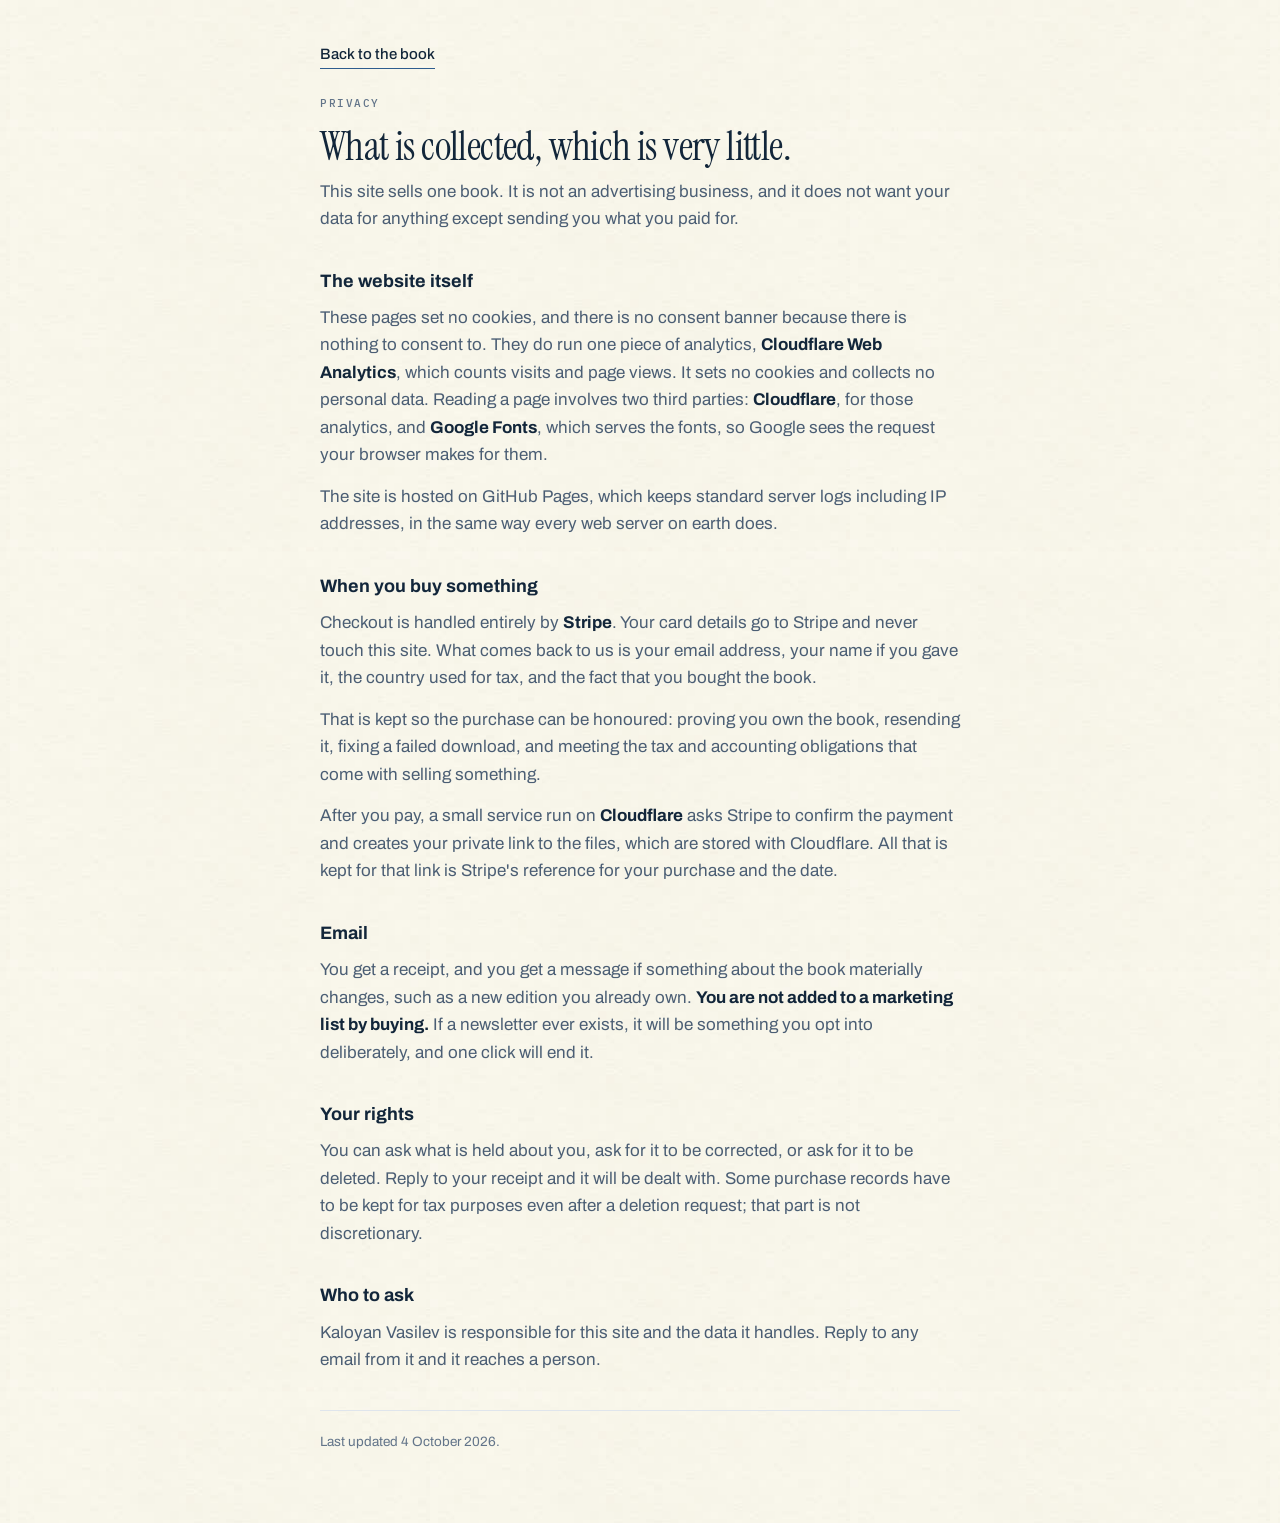
<file: privacy.html>
<!doctype html>
<html lang="en">
  <head>
    <meta charset="utf-8" />
    <meta name="viewport" content="width=device-width, initial-scale=1" />
    <link rel="icon" type="image/png" sizes="32x32" href="icon-32.png?v=3" />
    <link rel="icon" type="image/png" sizes="16x16" href="icon-16.png?v=3" />
    <link rel="apple-touch-icon" sizes="180x180" href="icon-180.png?v=3" />
    <title>Privacy — How Your Body Really Works</title>
    <link rel="preconnect" href="https://fonts.googleapis.com" />
    <link rel="preconnect" href="https://fonts.gstatic.com" crossorigin />
    <link
      href="https://fonts.googleapis.com/css2?family=Archivo:wght@400;500;600;700&family=IBM+Plex+Mono:wght@500&family=Instrument+Serif&display=swap"
      rel="stylesheet"
    />
    <style>
      :root { --paper:#fbf9f5; --ink:#12263a; --ink-soft:#4b5e74; --ink-faint:#627489; --rule:#dfe5ec; --accent:#2e5d8e; }
      * { margin:0; padding:0; box-sizing:border-box; }
      body {
        background: var(--paper) url("paper.jpg") center / 420px repeat;
        color: var(--ink); font-family: Archivo, system-ui, sans-serif;
        font-size:17px; line-height:1.62; -webkit-font-smoothing:antialiased;
        padding: 40px 22px 70px;
      }
      .wrap { max-width:640px; margin:0 auto; }
      .mono { font-family:"IBM Plex Mono",monospace; font-weight:500; letter-spacing:.14em;
        text-transform:uppercase; font-size:11px; color:var(--ink-faint); }
      h1 { font-family:"Instrument Serif",Georgia,serif; font-weight:400; font-size:40px;
        line-height:1.06; letter-spacing:-.015em; margin:12px 0 10px; }
      h2 { font-size:18px; font-weight:700; margin:34px 0 8px; }
      p { color:var(--ink-soft); margin-bottom:14px; }
      p b { color:var(--ink); }
      ul { color:var(--ink-soft); margin:0 0 14px 20px; }
      li { margin-bottom:7px; }
      a { color:var(--ink); }
      .back { display:inline-block; margin-bottom:26px; border-bottom:1.5px solid var(--accent);
        text-decoration:none; padding-bottom:2px; font-weight:500; font-size:15px; }
      .top { border-top:1px solid var(--rule); margin-top:36px; padding-top:20px;
        color:var(--ink-faint); font-size:13.5px; }
    </style>
  </head>
  <body>
    <div class="wrap">
      <a class="back" href="/">Back to the book</a>
      <div class="mono">Privacy</div>
      <h1>What is collected, which is very little.</h1>
      <p>
        This site sells one book. It is not an advertising business, and it does not want your
        data for anything except sending you what you paid for.
      </p>

      <h2>The website itself</h2>
      <p>
        These pages set no cookies, and there is no consent banner because there is nothing to
        consent to. They do run one piece of analytics, <b>Cloudflare Web Analytics</b>, which
        counts visits and page views. It sets no cookies and collects no personal data.
        Reading a page involves two third parties: <b>Cloudflare</b>, for those analytics, and
        <b>Google Fonts</b>, which serves the fonts, so Google sees the request your browser
        makes for them.
      </p>
      <p>
        The site is hosted on GitHub Pages, which keeps standard server logs including IP
        addresses, in the same way every web server on earth does.
      </p>

      <h2>When you buy something</h2>
      <p>
        Checkout is handled entirely by <b>Stripe</b>. Your card details go to Stripe and never
        touch this site. What comes back to us is your email address, your name if you gave it,
        the country used for tax, and the fact that you bought the book.
      </p>
      <p>
        That is kept so the purchase can be honoured: proving you own the book, resending it,
        fixing a failed download, and meeting the tax and accounting obligations that come with
        selling something.
      </p>
      <p>
        After you pay, a small service run on <b>Cloudflare</b> asks Stripe to confirm the
        payment and creates your private link to the files, which are stored with Cloudflare.
        All that is kept for that link is Stripe's reference for your purchase and the date.
      </p>

      <h2>Email</h2>
      <p>
        You get a receipt, and you get a message if something about the book materially changes,
        such as a new edition you already own. <b>You are not added to a marketing list by
        buying.</b> If a newsletter ever exists, it will be something you opt into deliberately,
        and one click will end it.
      </p>

      <h2>Your rights</h2>
      <p>
        You can ask what is held about you, ask for it to be corrected, or ask for it to be
        deleted. Reply to your receipt and it will be dealt with. Some purchase records have to
        be kept for tax purposes even after a deletion request; that part is not discretionary.
      </p>

      <h2>Who to ask</h2>
      <p>
        Kaloyan Vasilev is responsible for this site and the data it handles. Reply to any
        email from it and it reaches a person.
      </p>

      <div class="top">
        Last updated 4 October 2026.
      </div>
    </div>
    <!-- Cloudflare Web Analytics. No cookies, no personal data. -->
    <script type='module' src='https://static.cloudflareinsights.com/beacon.min.js'
      data-cf-beacon='{"token": "e8763b874844456f8cd7d994379b9cc0"}'></script>
    <!-- End Cloudflare Web Analytics -->
  </body>
</html>
</file>
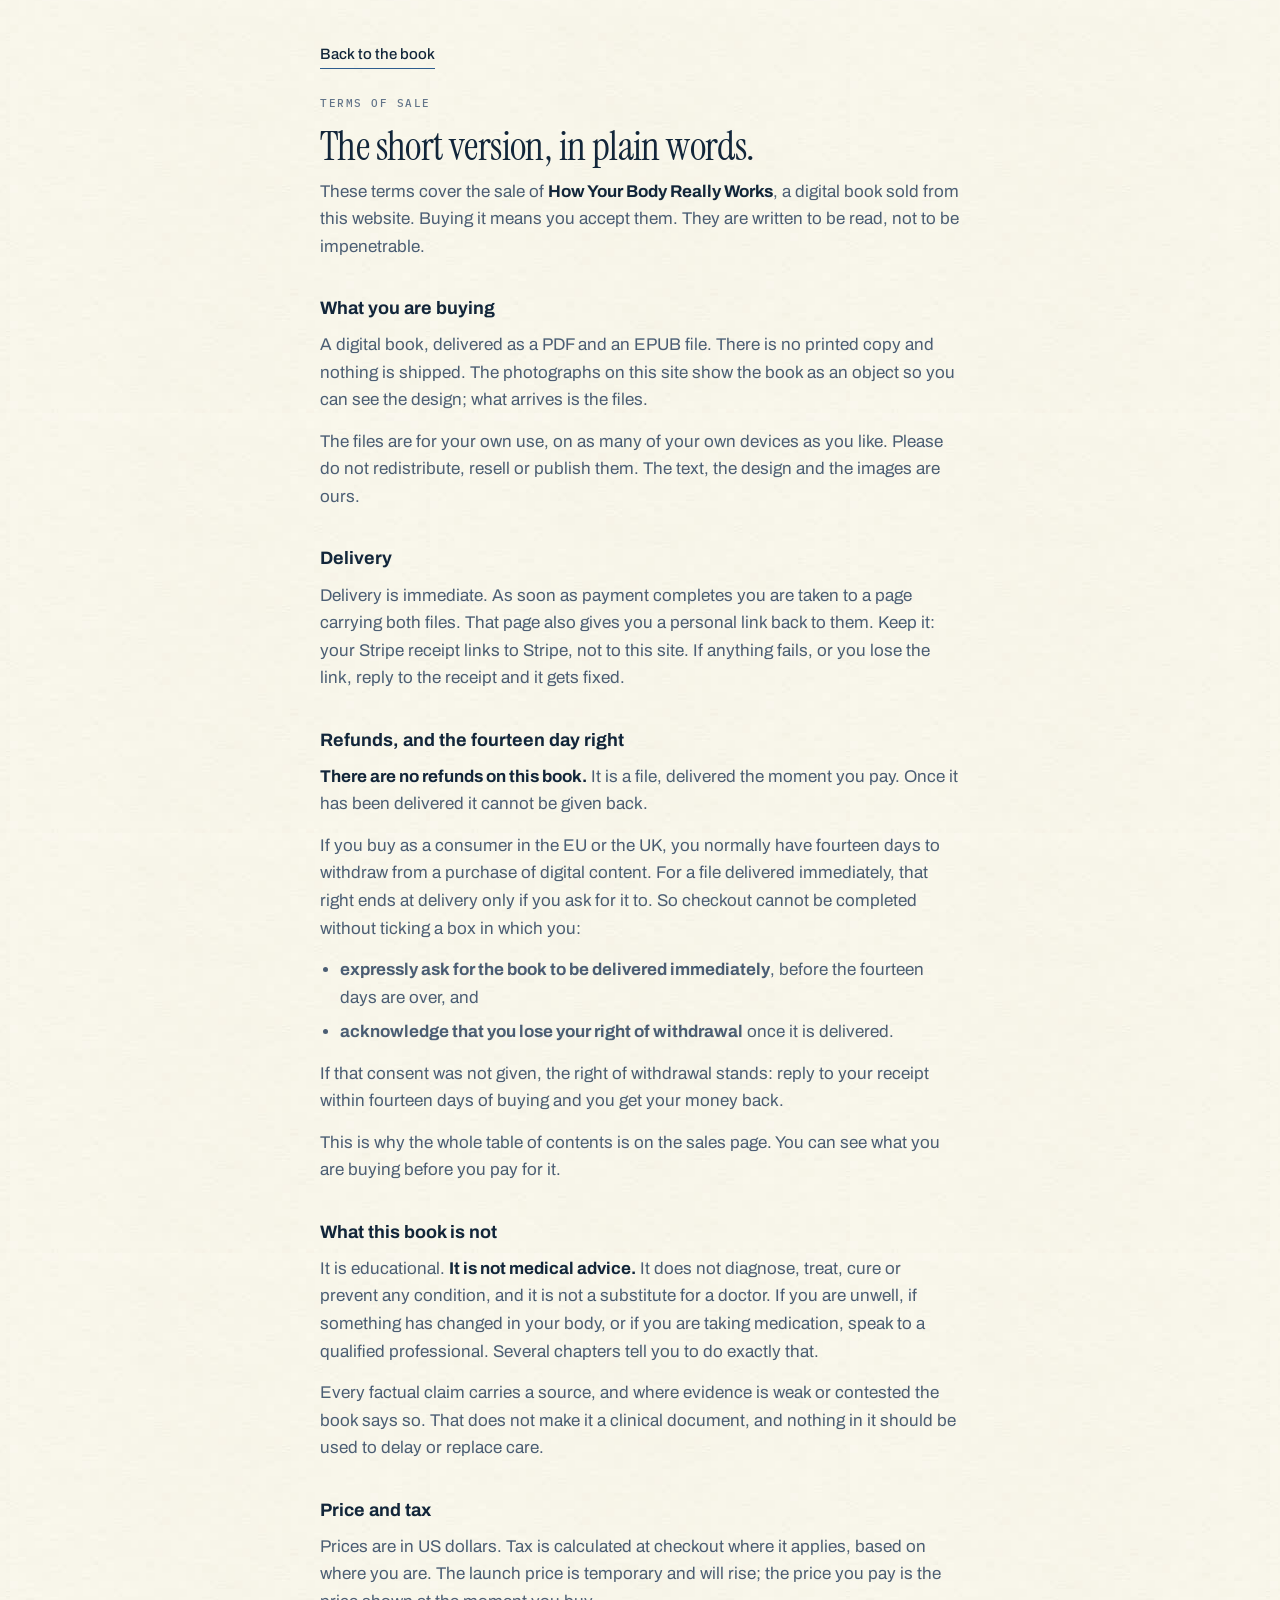
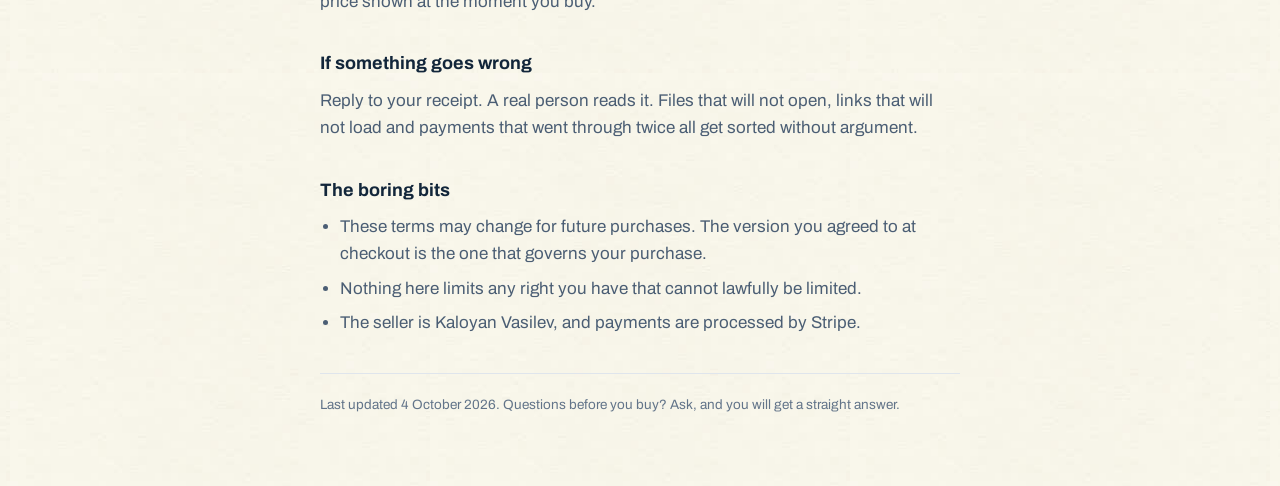
<file: terms.html>
<!doctype html>
<html lang="en">
  <head>
    <meta charset="utf-8" />
    <meta name="viewport" content="width=device-width, initial-scale=1" />
    <link rel="icon" type="image/png" sizes="32x32" href="icon-32.png?v=3" />
    <link rel="icon" type="image/png" sizes="16x16" href="icon-16.png?v=3" />
    <link rel="apple-touch-icon" sizes="180x180" href="icon-180.png?v=3" />
    <title>Terms of sale — How Your Body Really Works</title>
    <link rel="preconnect" href="https://fonts.googleapis.com" />
    <link rel="preconnect" href="https://fonts.gstatic.com" crossorigin />
    <link
      href="https://fonts.googleapis.com/css2?family=Archivo:wght@400;500;600;700&family=IBM+Plex+Mono:wght@500&family=Instrument+Serif&display=swap"
      rel="stylesheet"
    />
    <style>
      :root { --paper:#fbf9f5; --ink:#12263a; --ink-soft:#4b5e74; --ink-faint:#627489; --rule:#dfe5ec; --accent:#2e5d8e; }
      * { margin:0; padding:0; box-sizing:border-box; }
      body {
        background: var(--paper) url("paper.jpg") center / 420px repeat;
        color: var(--ink); font-family: Archivo, system-ui, sans-serif;
        font-size:17px; line-height:1.62; -webkit-font-smoothing:antialiased;
        padding: 40px 22px 70px;
      }
      .wrap { max-width:640px; margin:0 auto; }
      .mono { font-family:"IBM Plex Mono",monospace; font-weight:500; letter-spacing:.14em;
        text-transform:uppercase; font-size:11px; color:var(--ink-faint); }
      h1 { font-family:"Instrument Serif",Georgia,serif; font-weight:400; font-size:40px;
        line-height:1.06; letter-spacing:-.015em; margin:12px 0 10px; }
      h2 { font-size:18px; font-weight:700; margin:34px 0 8px; }
      p { color:var(--ink-soft); margin-bottom:14px; }
      p b { color:var(--ink); }
      ul { color:var(--ink-soft); margin:0 0 14px 20px; }
      li { margin-bottom:7px; }
      a { color:var(--ink); }
      .back { display:inline-block; margin-bottom:26px; border-bottom:1.5px solid var(--accent);
        text-decoration:none; padding-bottom:2px; font-weight:500; font-size:15px; }
      .top { border-top:1px solid var(--rule); margin-top:36px; padding-top:20px;
        color:var(--ink-faint); font-size:13.5px; }
    </style>
  </head>
  <body>
    <div class="wrap">
      <a class="back" href="/">Back to the book</a>
      <div class="mono">Terms of sale</div>
      <h1>The short version, in plain words.</h1>
      <p>
        These terms cover the sale of <b>How Your Body Really Works</b>, a digital book sold
        from this website. Buying it means you accept them. They are written to be read, not to
        be impenetrable.
      </p>

      <h2>What you are buying</h2>
      <p>
        A digital book, delivered as a PDF and an EPUB file. There is no printed copy and
        nothing is shipped. The photographs on this site show the book as an object so you can
        see the design; what arrives is the files.
      </p>
      <p>
        The files are for your own use, on as many of your own devices as you like. Please do
        not redistribute, resell or publish them. The text, the design and the images are ours.
      </p>

      <h2>Delivery</h2>
      <p>
        Delivery is immediate. As soon as payment completes you are taken to a page carrying
        both files. That page also gives you a personal link back to them. Keep it: your Stripe
        receipt links to Stripe, not to this site. If anything fails, or you lose the link,
        reply to the receipt and it gets fixed.
      </p>

      <h2>Refunds, and the fourteen day right</h2>
      <p>
        <b>There are no refunds on this book.</b> It is a file, delivered the moment you pay.
        Once it has been delivered it cannot be given back.
      </p>
      <p>
        If you buy as a consumer in the EU or the UK, you normally have fourteen days to
        withdraw from a purchase of digital content. For a file delivered immediately, that
        right ends at delivery only if you ask for it to. So checkout cannot be completed
        without ticking a box in which you:
      </p>
      <ul>
        <li><b>expressly ask for the book to be delivered immediately</b>, before the fourteen
        days are over, and</li>
        <li><b>acknowledge that you lose your right of withdrawal</b> once it is
        delivered.</li>
      </ul>
      <p>
        If that consent was not given, the right of withdrawal stands: reply to your receipt
        within fourteen days of buying and you get your money back.
      </p>
      <p>
        This is why the whole table of contents is on the sales page. You can see what you
        are buying before you pay for it.
      </p>

      <h2>What this book is not</h2>
      <p>
        It is educational. <b>It is not medical advice.</b> It does not diagnose, treat, cure or
        prevent any condition, and it is not a substitute for a doctor. If you are unwell, if
        something has changed in your body, or if you are taking medication, speak to a
        qualified professional. Several chapters tell you to do exactly that.
      </p>
      <p>
        Every factual claim carries a source, and where evidence is weak or contested the book
        says so. That does not make it a clinical document, and nothing in it should be used to
        delay or replace care.
      </p>

      <h2>Price and tax</h2>
      <p>
        Prices are in US dollars. Tax is calculated at checkout where it applies, based on where
        you are. The launch price is temporary and will rise; the price you pay is the price
        shown at the moment you buy.
      </p>

      <h2>If something goes wrong</h2>
      <p>
        Reply to your receipt. A real person reads it. Files that will not open, links that
        will not load and payments that went through twice all get sorted without argument.
      </p>

      <h2>The boring bits</h2>
      <ul>
        <li>These terms may change for future purchases. The version you agreed to at checkout
          is the one that governs your purchase.</li>
        <li>Nothing here limits any right you have that cannot lawfully be limited.</li>
        <li>The seller is Kaloyan Vasilev, and payments are processed by Stripe.</li>
      </ul>

      <div class="top">
        Last updated 4 October 2026. Questions before you buy? Ask, and you will get a
        straight answer.
      </div>
    </div>
    <!-- Cloudflare Web Analytics. No cookies, no personal data. -->
    <script type='module' src='https://static.cloudflareinsights.com/beacon.min.js'
      data-cf-beacon='{"token": "e8763b874844456f8cd7d994379b9cc0"}'></script>
    <!-- End Cloudflare Web Analytics -->
  </body>
</html>
</file>
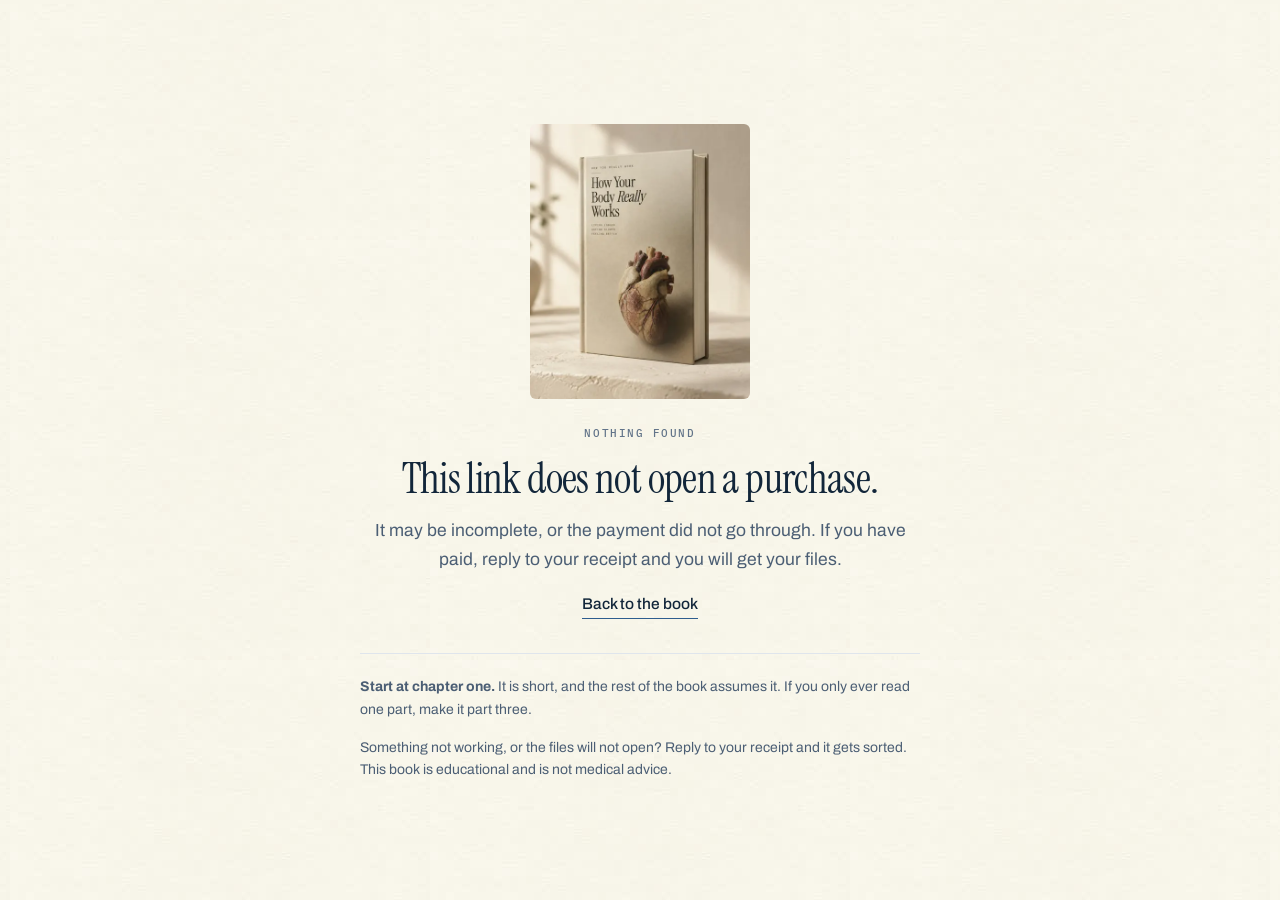
<file: thank-you.html>
<!doctype html>
<html lang="en">
  <head>
    <meta charset="utf-8" />
    <meta name="viewport" content="width=device-width, initial-scale=1, viewport-fit=cover" />
    <link rel="icon" type="image/png" sizes="32x32" href="icon-32.png?v=3" />
    <link rel="icon" type="image/png" sizes="16x16" href="icon-16.png?v=3" />
    <link rel="apple-touch-icon" sizes="180x180" href="icon-180.png?v=3" />
    <title>Thank you — How Your Body Really Works</title>
    <meta name="robots" content="noindex" />
    <meta name="referrer" content="no-referrer" />
    <meta name="theme-color" content="#fbf9f5" />
    <link rel="preconnect" href="https://fonts.googleapis.com" />
    <link rel="preconnect" href="https://fonts.gstatic.com" crossorigin />
    <link
      href="https://fonts.googleapis.com/css2?family=Archivo:wght@400;500;600;700&family=IBM+Plex+Mono:wght@500&family=Instrument+Serif:ital@0;1&display=swap"
      rel="stylesheet"
    />
    <style>
      :root {
        --paper: #fbf9f5; --ink: #12263a; --ink-soft: #4b5e74;
        --ink-faint: #627489; --rule: #dfe5ec; --accent: #2e5d8e;
      }
      * { margin: 0; padding: 0; box-sizing: border-box; }
      body {
        background: var(--paper) url("paper.jpg") center / 420px repeat;
        color: var(--ink); font-family: Archivo, system-ui, sans-serif;
        font-size: 17.5px; line-height: 1.62; -webkit-font-smoothing: antialiased;
        min-height: 100vh; display: flex; align-items: center; justify-content: center;
        padding: 40px 22px;
      }
      .card { width: 100%; max-width: 560px; text-align: center; }
      .mono {
        font-family: "IBM Plex Mono", monospace; font-weight: 500;
        letter-spacing: 0.14em; text-transform: uppercase; font-size: 11px;
        color: var(--ink-faint);
      }
      h1 {
        font-family: "Instrument Serif", Georgia, serif; font-weight: 400;
        font-size: 42px; line-height: 1.06; letter-spacing: -0.015em;
        margin: 14px 0 16px;
      }
      h1 i { font-style: italic; }
      p { color: var(--ink-soft); margin-bottom: 16px; }
      .shot { width: 100%; max-width: 220px; height: auto; margin: 6px auto 26px; display: block; border-radius: 6px; }
      .dl {
        display: block; width: 100%; max-width: 380px; margin: 0 auto 12px;
        background: linear-gradient(180deg, #3b6fa8 0%, var(--accent) 100%); color: #fff; text-decoration: none;
        border-radius: 4px; padding: 18px 26px; font-size: 17px; font-weight: 600;
        box-shadow: 0 8px 22px rgba(46,93,142,.35);
      }
      .alt {
        display: inline-block; color: var(--ink); text-decoration: none;
        border-bottom: 1.5px solid var(--accent); padding-bottom: 2px;
        font-size: 15.5px; font-weight: 500;
      }
      [hidden] { display: none !important; }
      .dl.second { background: #fff; color: var(--accent); border: 1.5px solid var(--accent); box-shadow: none; }
      .keep {
        margin: 26px 0 30px; padding: 18px; text-align: left;
        background: #fff; border: 1px solid var(--rule); border-radius: 8px;
      }
      .keep p { font-size: 15px; margin-bottom: 12px; }
      .keep b { color: var(--ink); }
      .link { display: flex; gap: 8px; }
      .link input {
        flex: 1; min-width: 0; font: 13px/1.4 "IBM Plex Mono", monospace; color: var(--ink);
        background: var(--paper); border: 1px solid var(--rule); border-radius: 4px; padding: 10px 12px;
      }
      .link button {
        flex: none; font: 600 14px Archivo, sans-serif; color: var(--accent); cursor: pointer;
        background: #fff; border: 1.5px solid var(--accent); border-radius: 4px; padding: 0 16px;
      }
      .note {
        border-top: 1px solid var(--rule); margin-top: 34px; padding-top: 22px;
        color: var(--ink-faint); font-size: 14px; line-height: 1.6; text-align: left;
      }
      .note b { color: var(--ink-soft); }
    </style>
  </head>
  <body>
    <div class="card">
      <img class="shot" src="img/standing-480.webp" width="480" height="600" alt="" />
      <!-- Shown until the payment check answers, and to anyone without JavaScript. -->
      <div data-state="checking">
        <div class="mono">One moment</div>
        <h1>Getting your files ready.</h1>
        <p>This takes a second or two.</p>
      </div>

      <div data-state="ready" hidden>
        <div class="mono">Payment received</div>
        <h1>It is yours. <i>Both files are below.</i></h1>
        <p>
          Your payment went through and the book is yours, delivered now: a PDF laid out properly
          for reading, and an EPUB for e-readers. Download whichever you like, or both.
        </p>
        <a class="dl" data-file="pdf" href="#">Download the PDF</a>
        <a class="dl second" data-file="epub" href="#">Download the EPUB</a>

        <div class="keep">
          <p>
            <b>Keep this link.</b> It brings you back to your downloads whenever you need them.
            Bookmark this page or save the link somewhere you will find it.
          </p>
          <div class="link">
            <input id="mylink" type="text" readonly value="" aria-label="Your link to these downloads" />
            <button type="button" data-copy>Copy</button>
          </div>
        </div>
      </div>

      <div data-state="processing" hidden>
        <div class="mono">Payment received</div>
        <h1>Your payment is <i>still clearing.</i></h1>
        <p>
          Some payment methods take a little while to confirm. Your files will be on this page
          as soon as it does, so leave it open and refresh in a few minutes.
        </p>
      </div>

      <div data-state="invalid" hidden>
        <div class="mono">Nothing found</div>
        <h1>This link does not open a purchase.</h1>
        <p>
          It may be incomplete, or the payment did not go through. If you have paid, reply to
          your receipt and you will get your files.
        </p>
      </div>

      <div data-state="error" hidden>
        <div class="mono">One moment</div>
        <h1>Something went wrong on our side.</h1>
        <p>
          Refresh the page in a minute. If the files still do not appear, reply to your
          receipt and it gets sorted.
        </p>
      </div>

      <a class="alt" href="/">Back to the book</a>

      <div class="note">
        <p>
          <b>Start at chapter one.</b> It is short, and the rest of the book assumes it. If you
          only ever read one part, make it part three.
        </p>
        <p style="margin-bottom: 0">
          Something not working, or the files will not open? Reply to your receipt and it gets
          sorted. This book is educational and is not medical advice.
        </p>
      </div>
    </div>
    <script>
      // ---------------------------------------------------------------------
      // DELIVERY: the address of the Cloudflare Worker in _delivery/worker.js.
      // Stripe sends buyers here with ?session_id=cs_...; the Worker checks that
      // payment with Stripe and returns the buyer's token and download links.
      // The token then sits after a # in the address bar, which is never sent to
      // any server or to analytics, so the saved link is /thank-you.html#t=TOKEN.
      // ---------------------------------------------------------------------
      const DELIVERY = "https://hyrw-delivery.kaloqnv5.workers.dev/";

      const query = new URLSearchParams(location.search);
      const session = query.get("session_id");
      const saved = new URLSearchParams(location.hash.slice(1)).get("t");
      if (session) history.replaceState(null, "", location.pathname + location.hash);

      function show(state) {
        document.querySelectorAll("[data-state]").forEach((el) => (el.hidden = el.dataset.state !== state));
      }

      async function load() {
        if (!session && !saved) return show("invalid");
        if (!DELIVERY) return show("error");
        const ask = session ? "session_id=" + encodeURIComponent(session) : "t=" + encodeURIComponent(saved);
        let data;
        try {
          const res = await fetch(DELIVERY + "?" + ask, { cache: "no-store" });
          data = await res.json();
        } catch {
          return show("error");
        }
        if (data.status !== "ready") return show(["processing", "invalid"].includes(data.status) ? data.status : "error");
        for (const file of data.files) {
          const link = document.querySelector(`[data-file="${file.format}"]`);
          if (link) link.href = file.href;
        }
        const mine = location.origin + location.pathname + "#t=" + data.token;
        history.replaceState(null, "", mine);
        document.getElementById("mylink").value = mine;
        show("ready");
      }

      document.querySelector("[data-copy]").addEventListener("click", async (e) => {
        const input = document.getElementById("mylink");
        try {
          await navigator.clipboard.writeText(input.value);
          e.target.textContent = "Copied";
        } catch {
          input.select();
        }
      });

      load();
    </script>
    <!-- Cloudflare Web Analytics. No cookies, no personal data. -->
    <script type='module' src='https://static.cloudflareinsights.com/beacon.min.js'
      data-cf-beacon='{"token": "e8763b874844456f8cd7d994379b9cc0"}'></script>
    <!-- End Cloudflare Web Analytics -->
  </body>
</html>
</file>
